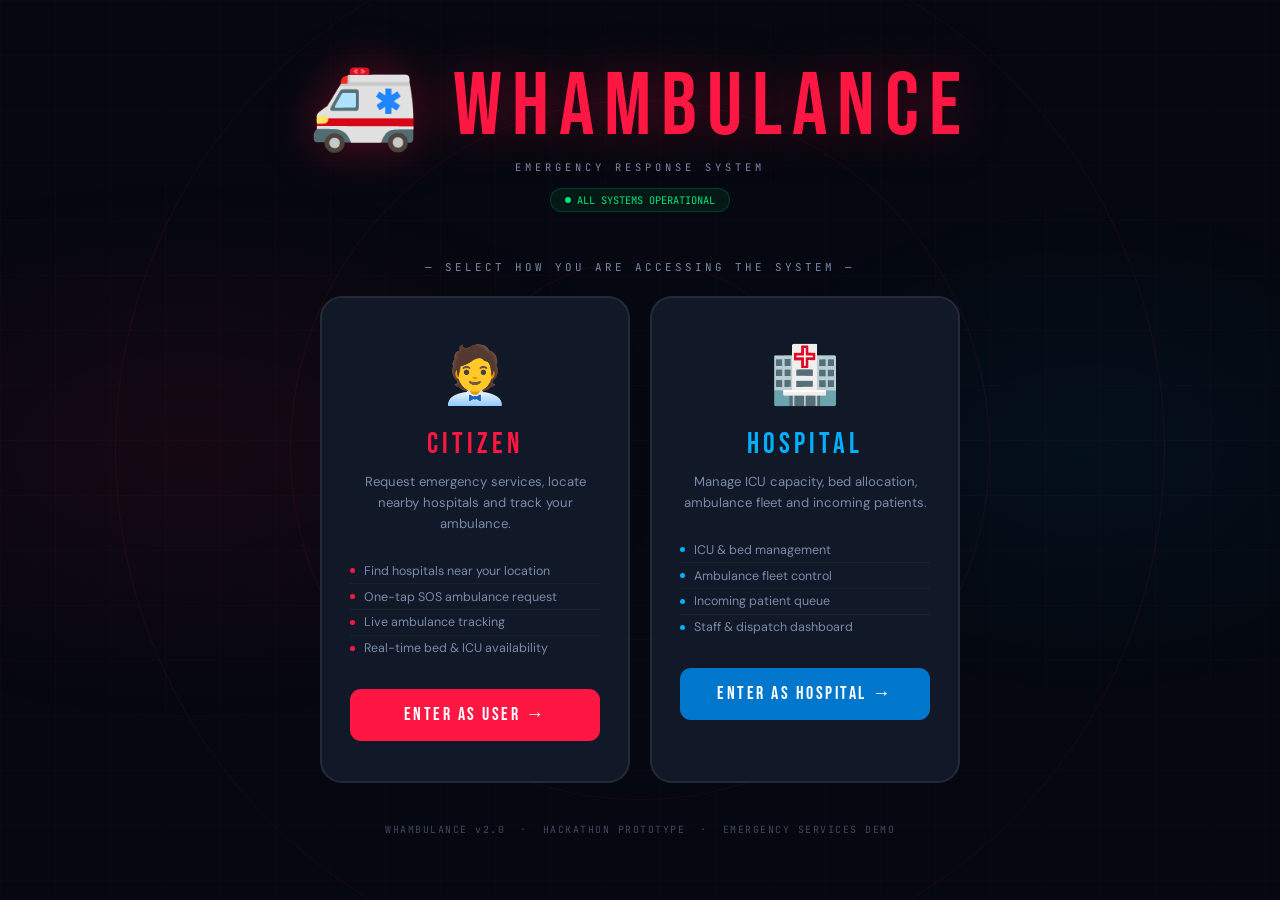
<file: Hackathon/Frontend/emergency-response/index.html>
<!DOCTYPE html>
<html lang="en">
<head>
  <meta charset="UTF-8" />
  <meta name="viewport" content="width=device-width, initial-scale=1.0"/>
  <title>WHAMBULANCE — Emergency Response System</title>
  <link rel="preconnect" href="https://fonts.googleapis.com">
  <link href="https://fonts.googleapis.com/css2?family=Bebas+Neue&family=DM+Sans:wght@300;400;500;600&family=JetBrains+Mono:wght@400;700&display=swap" rel="stylesheet">
  <link rel="stylesheet" href="css/main.css">
  <link rel="stylesheet" href="css/index.css">
</head>
<body>
  <!-- NAV -->
  <nav class="nav">
    <div class="nav-logo">🚑 WHAMBULANCE</div>
    <div class="nav-links">
      <a href="index.html" class="nav-link active">Emergency</a>
      <a href="pages/track.html" class="nav-link">Track</a>
      <a href="pages/hospital.html" class="nav-link">Hospitals</a>
      <a href="pages/admin.html" class="nav-link">Admin</a>
      <a href="pages/hospital-dashboard.html" class="nav-link">Dashboard</a>
    </div>
    <div class="nav-status">
      <span class="status-dot pulse"></span>
      <span class="mono">SYSTEM LIVE</span>
    </div>
  </nav>

  <!-- HERO -->
  <section class="hero">
    <div class="hero-bg">
      <div class="grid-overlay"></div>
      <div class="radar-ring r1"></div>
      <div class="radar-ring r2"></div>
      <div class="radar-ring r3"></div>
    </div>
    <div class="hero-content">
      <div class="hero-badge mono">EMERGENCY RESPONSE SYSTEM v2.0</div>
      <h1 class="hero-title">EVERY<br><span class="accent">SECOND</span><br>COUNTS</h1>
      <p class="hero-sub">AI-powered dispatch & route optimization.<br>Get an ambulance to you — fast.</p>
      <button class="sos-btn" onclick="openSOSModal()">
        <span class="sos-icon">🚨</span>
        REQUEST EMERGENCY NOW
      </button>
    </div>
    <div class="hero-stats">
      <div class="stat-card">
        <div class="stat-num" data-target="142">0</div>
        <div class="stat-label">Active Units</div>
      </div>
      <div class="stat-card">
        <div class="stat-num" data-target="6">0</div>
        <div class="stat-label">Avg Response (min)</div>
      </div>
      <div class="stat-card">
        <div class="stat-num" data-target="98">0</div>
        <div class="stat-label">Success Rate %</div>
      </div>
      <div class="stat-card">
        <div class="stat-num" data-target="24">0</div>
        <div class="stat-label">Hospitals Live</div>
      </div>
    </div>
  </section>

  <!-- LIVE FEED -->
  <section class="live-section">
    <div class="section-header">
      <h2>LIVE DISPATCH FEED</h2>
      <span class="mono blink-text">● REAL-TIME</span>
    </div>
    <div class="dispatch-feed" id="dispatchFeed"></div>
  </section>

  <!-- QUICK INFO -->
  <section class="info-section">
    <div class="info-card">
      <div class="info-icon">🏥</div>
      <h3>Hospital Network</h3>
      <p>Connected to 24 hospitals across the city with real-time bed & ICU availability.</p>
      <a href="pages/hospital.html" class="info-link">View Hospitals →</a>
    </div>
    <div class="info-card">
      <div class="info-icon">🚑</div>
      <h3>Fleet Tracking</h3>
      <p>142 ambulances tracked in real-time with GPS, ETA predictions, and route optimization.</p>
      <a href="pages/track.html" class="info-link">Track Units →</a>
    </div>
    <div class="info-card">
      <div class="info-icon">📊</div>
      <h3>Admin Control</h3>
      <p>Dispatch operators manage requests, assign units, and monitor city-wide operations.</p>
      <a href="pages/admin.html" class="info-link">Open Admin →</a>
    </div>
  </section>

  <!-- SOS MODAL -->
  <div class="modal-overlay" id="sosModal">
    <div class="modal">
      <div class="modal-header">
        <span class="modal-badge">🚨 EMERGENCY REQUEST</span>
        <button class="modal-close" onclick="closeSOSModal()">✕</button>
      </div>
      <form class="sos-form" onsubmit="submitSOS(event)">
        <div class="form-group">
          <label>Emergency Type</label>
          <div class="emergency-types">
            <button type="button" class="type-btn active" data-type="medical">🫀 Medical</button>
            <button type="button" class="type-btn" data-type="accident">🚗 Accident</button>
            <button type="button" class="type-btn" data-type="cardiac">❤️ Cardiac</button>
            <button type="button" class="type-btn" data-type="trauma">🩸 Trauma</button>
          </div>
        </div>
        <div class="form-group">
          <label>Your Name</label>
          <input type="text" placeholder="Full name" required class="form-input"/>
        </div>
        <div class="form-group">
          <label>Phone Number</label>
          <input type="tel" placeholder="+91 XXXXX XXXXX" required class="form-input"/>
        </div>
        <div class="form-group">
          <label>Location</label>
          <div class="location-row">
            <input type="text" placeholder="Enter address or use GPS" class="form-input" id="locationInput"/>
            <button type="button" class="gps-btn" onclick="getLocation()">📍 GPS</button>
          </div>
        </div>
        <div class="form-group">
          <label>Brief Description</label>
          <textarea class="form-input" rows="3" placeholder="Describe the emergency briefly..."></textarea>
        </div>
        <div class="form-group">
          <label>Number of People Affected</label>
          <select class="form-input">
            <option>1 person</option>
            <option>2-3 people</option>
            <option>4+ people</option>
          </select>
        </div>
        <button type="submit" class="submit-sos-btn">
          DISPATCH AMBULANCE NOW
        </button>
      </form>
    </div>
  </div>

  <!-- CONFIRMATION -->
  <div class="modal-overlay" id="confirmModal" style="display:none">
    <div class="modal confirm-modal">
      <div class="confirm-icon">✅</div>
      <h2>REQUEST RECEIVED</h2>
      <p>Emergency #<span class="mono accent" id="reqId">EM-2847</span> created</p>
      <div class="confirm-details">
        <div class="confirm-row">
          <span>Nearest Ambulance</span>
          <span class="mono">AMB-047</span>
        </div>
        <div class="confirm-row">
          <span>Estimated Arrival</span>
          <span class="mono accent">4 min 30 sec</span>
        </div>
        <div class="confirm-row">
          <span>Assigned Hospital</span>
          <span class="mono">City General ICU</span>
        </div>
        <div class="confirm-row">
          <span>Dispatcher</span>
          <span class="mono">Operator #12</span>
        </div>
      </div>
      <a href="pages/track.html" class="submit-sos-btn" style="display:block;text-align:center;text-decoration:none;margin-top:1rem">
        TRACK YOUR AMBULANCE →
      </a>
    </div>
  </div>

  <script src="js/main.js"></script>
  <script src="js/index.js"></script>
</body>
</html>
</file>
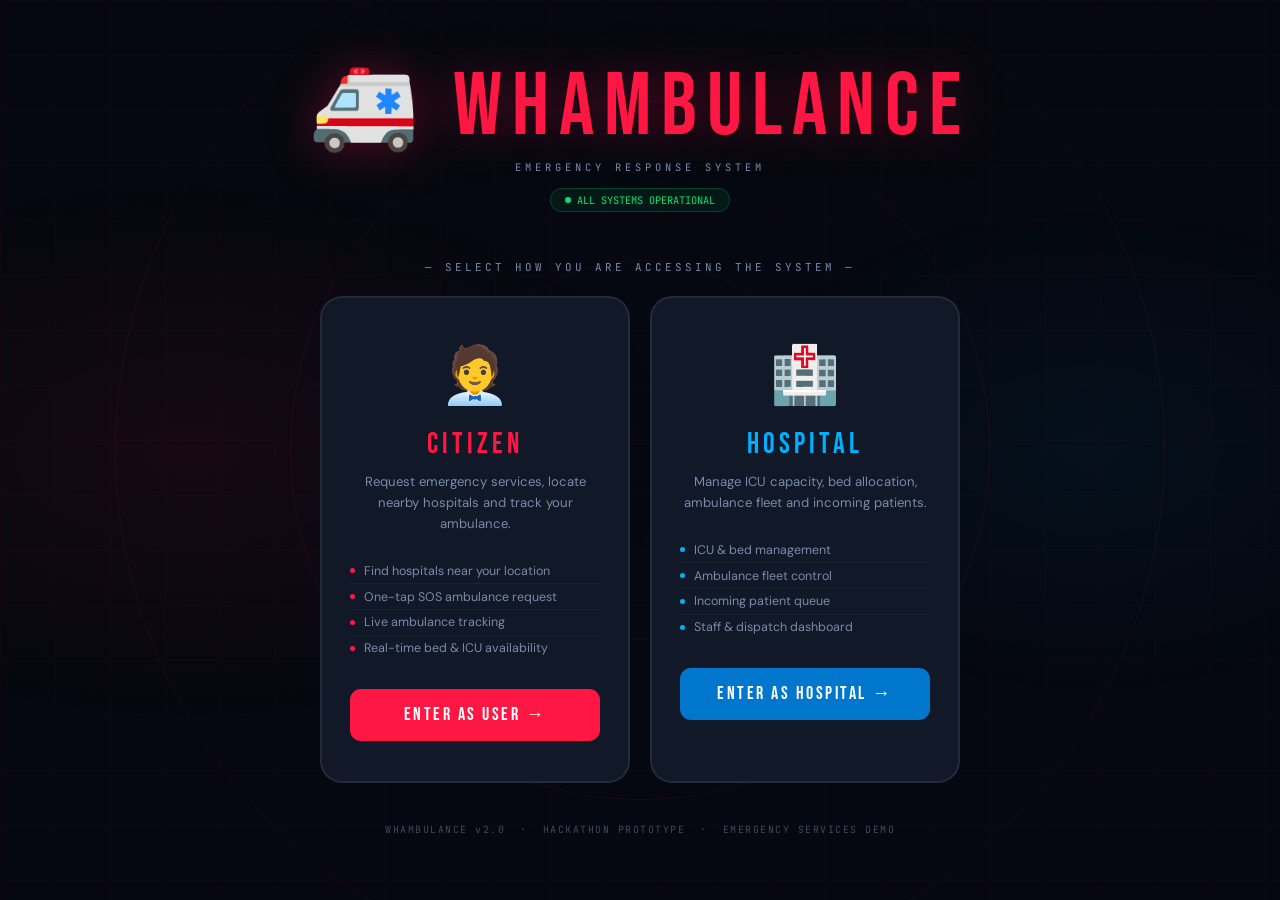
<file: Hackathon/Frontend/emergency-response/login.html>
<!DOCTYPE html>
<html lang="en">
<head>
  <meta charset="UTF-8"/>
  <meta name="viewport" content="width=device-width, initial-scale=1.0"/>
  <title>WHAMBULANCE — Emergency Response System</title>
  <link rel="preconnect" href="https://fonts.googleapis.com">
  <link href="https://fonts.googleapis.com/css2?family=Bebas+Neue&family=DM+Sans:wght@300;400;500;600&family=JetBrains+Mono:wght@400;700&display=swap" rel="stylesheet">
  <style>
    :root {
      --red: #FF1744; --red-dim: #c41234; --red-glow: rgba(255,23,68,0.22);
      --green: #00E676; --blue: #00B0FF; --yellow: #FFD600;
      --bg: #050810; --bg2: #0a0f1e; --bg3: #0f1628;
      --card: #111827; --border: rgba(255,255,255,0.08);
      --text: #f0f4ff; --text-dim: #7a8aaa;
      --font-display: 'Bebas Neue', sans-serif;
      --font-body: 'DM Sans', sans-serif;
      --font-mono: 'JetBrains Mono', monospace;
    }
    *, *::before, *::after { box-sizing: border-box; margin: 0; padding: 0; }
    html, body { min-height: 100%; background: var(--bg); color: var(--text); font-family: var(--font-body); overflow-x: hidden; }

    .bg-fx { position: fixed; inset: 0; z-index: 0; pointer-events: none; background: radial-gradient(ellipse 70% 55% at 15% 50%, rgba(255,23,68,0.07) 0%, transparent 55%), radial-gradient(ellipse 55% 50% at 85% 50%, rgba(0,176,255,0.05) 0%, transparent 55%); }
    .grid-bg { position: fixed; inset: 0; z-index: 0; pointer-events: none; background-image: linear-gradient(rgba(255,23,68,0.03) 1px, transparent 1px), linear-gradient(90deg, rgba(255,23,68,0.03) 1px, transparent 1px); background-size: 55px 55px; }
    .radar-ring { position: fixed; border-radius: 50%; border: 1px solid rgba(255,23,68,0.09); top: 50%; left: 50%; transform: translate(-50%,-50%); animation: rp 5s ease-out infinite; pointer-events: none; }
    .r1 { width: 380px; height: 380px; animation-delay: 0s; }
    .r2 { width: 700px; height: 700px; animation-delay: 1.7s; }
    .r3 { width: 1050px; height: 1050px; animation-delay: 3.4s; }
    @keyframes rp { 0%{opacity:.55;transform:translate(-50%,-50%) scale(.88)} 100%{opacity:0;transform:translate(-50%,-50%) scale(1.12)} }

    .page { position: relative; z-index: 10; min-height: 100vh; display: flex; flex-direction: column; align-items: center; justify-content: center; padding: 2.5rem 1rem; }

    .logo-block { text-align: center; margin-bottom: 3rem; }
    .logo-text { font-family: var(--font-display); font-size: clamp(3rem, 9vw, 5.5rem); letter-spacing: 10px; color: var(--red); text-shadow: 0 0 50px rgba(255,23,68,0.35); display: block; line-height: 1; }
    .logo-sub { font-family: var(--font-mono); font-size: 0.65rem; letter-spacing: 4px; color: var(--text-dim); margin-top: 0.5rem; display: block; }
    .live-pill { display: inline-flex; align-items: center; gap: 6px; margin-top: 0.85rem; padding: 4px 14px; background: rgba(0,230,118,0.07); border: 1px solid rgba(0,230,118,0.2); border-radius: 20px; font-family: var(--font-mono); font-size: 0.65rem; color: var(--green); }
    .live-dot { width: 6px; height: 6px; border-radius: 50%; background: var(--green); animation: blink 1.3s step-end infinite; }
    @keyframes blink { 0%,100%{opacity:1} 50%{opacity:.15} }

    .role-heading { font-family: var(--font-mono); font-size: 0.68rem; letter-spacing: 3px; color: var(--text-dim); text-align: center; text-transform: uppercase; margin-bottom: 1.4rem; }

    .role-grid { display: grid; grid-template-columns: 1fr 1fr; gap: 1.25rem; width: 100%; max-width: 640px; }

    .role-card {
      position: relative; cursor: pointer;
      background: var(--card); border-radius: 22px;
      border: 2px solid var(--border);
      padding: 2.5rem 1.75rem; text-align: center; overflow: hidden;
      transition: transform 0.3s cubic-bezier(.2,.8,.3,1), border-color 0.3s, box-shadow 0.3s;
      animation: fadeUp .55s ease both;
    }
    .role-card:nth-child(1) { animation-delay: 0.08s; }
    .role-card:nth-child(2) { animation-delay: 0.2s; }
    @keyframes fadeUp { from{opacity:0;transform:translateY(28px)} to{opacity:1;transform:translateY(0)} }
    .role-card::before { content:''; position:absolute; inset:0; opacity:0; transition:opacity 0.35s; border-radius:20px; }
    .role-card.user-card::before { background: radial-gradient(ellipse at 50% 110%, rgba(255,23,68,0.15) 0%, transparent 60%); }
    .role-card.hosp-card::before { background: radial-gradient(ellipse at 50% 110%, rgba(0,176,255,0.13) 0%, transparent 60%); }
    .role-card:hover { transform: translateY(-8px); }
    .role-card.user-card:hover { border-color: rgba(255,23,68,0.5); box-shadow: 0 20px 50px rgba(255,23,68,0.13); }
    .role-card.hosp-card:hover { border-color: rgba(0,176,255,0.5); box-shadow: 0 20px 50px rgba(0,176,255,0.11); }
    .role-card:hover::before { opacity: 1; }

    .card-icon { font-size: 3.5rem; display: block; margin-bottom: 1rem; position: relative; z-index: 1; }
    .card-title { font-family: var(--font-display); font-size: 1.8rem; letter-spacing: 4px; display: block; margin-bottom: 0.55rem; position: relative; z-index: 1; }
    .user-card .card-title { color: var(--red); }
    .hosp-card .card-title { color: var(--blue); }
    .card-desc { font-size: 0.82rem; color: var(--text-dim); line-height: 1.6; margin-bottom: 1.5rem; position: relative; z-index: 1; }
    .card-features { list-style: none; text-align: left; margin-bottom: 1.75rem; position: relative; z-index: 1; }
    .card-features li { font-size: 0.78rem; color: var(--text-dim); padding: 0.28rem 0; display: flex; align-items: center; gap: 0.55rem; border-bottom: 1px solid rgba(255,255,255,0.04); }
    .card-features li:last-child { border: none; }
    .card-features li span.dot { width: 5px; height: 5px; border-radius: 50%; flex-shrink: 0; }
    .user-card .card-features li span.dot { background: var(--red); }
    .hosp-card .card-features li span.dot { background: var(--blue); }

    .enter-btn {
      display: block; width: 100%; padding: 0.9rem;
      border: none; border-radius: 11px; overflow: hidden; position: relative; z-index: 1;
      font-family: var(--font-display); font-size: 1.15rem; letter-spacing: 2.5px;
      cursor: pointer; transition: all 0.2s;
    }
    .user-card .enter-btn { background: var(--red); color: #fff; }
    .user-card .enter-btn:hover { background: var(--red-dim); box-shadow: 0 8px 24px rgba(255,23,68,0.45); transform: translateY(-1px); }
    .hosp-card .enter-btn { background: #0077cc; color: #fff; }
    .hosp-card .enter-btn:hover { background: #005fa3; box-shadow: 0 8px 24px rgba(0,176,255,0.35); transform: translateY(-1px); }

    .page-footer { margin-top: 2.5rem; font-family: var(--font-mono); font-size: 0.62rem; color: rgba(122,138,170,0.5); letter-spacing: 1.5px; text-align: center; }

    @media (max-width: 540px) {
      .role-grid { grid-template-columns: 1fr; max-width: 340px; }
    }
  </style>
</head>
<body>
  <div class="bg-fx"></div>
  <div class="grid-bg"></div>
  <div class="radar-ring r1"></div>
  <div class="radar-ring r2"></div>
  <div class="radar-ring r3"></div>

  <div class="page">
    <div class="logo-block">
      <span class="logo-text">🚑 WHAMBULANCE</span>
      <span class="logo-sub">EMERGENCY RESPONSE SYSTEM</span>
      <div class="live-pill"><div class="live-dot"></div>ALL SYSTEMS OPERATIONAL</div>
    </div>

    <p class="role-heading">— Select how you are accessing the system —</p>

    <div class="role-grid">
      <div class="role-card user-card" onclick="enterAs('user')">
        <span class="card-icon">🧑‍💼</span>
        <span class="card-title">CITIZEN</span>
        <p class="card-desc">Request emergency services, locate nearby hospitals and track your ambulance.</p>
        <ul class="card-features">
          <li><span class="dot"></span>Find hospitals near your location</li>
          <li><span class="dot"></span>One-tap SOS ambulance request</li>
          <li><span class="dot"></span>Live ambulance tracking</li>
          <li><span class="dot"></span>Real-time bed &amp; ICU availability</li>
        </ul>
        <button class="enter-btn">ENTER AS USER →</button>
      </div>

      <div class="role-card hosp-card" onclick="enterAs('hospital')">
        <span class="card-icon">🏥</span>
        <span class="card-title">HOSPITAL</span>
        <p class="card-desc">Manage ICU capacity, bed allocation, ambulance fleet and incoming patients.</p>
        <ul class="card-features">
          <li><span class="dot"></span>ICU &amp; bed management</li>
          <li><span class="dot"></span>Ambulance fleet control</li>
          <li><span class="dot"></span>Incoming patient queue</li>
          <li><span class="dot"></span>Staff &amp; dispatch dashboard</li>
        </ul>
        <button class="enter-btn">ENTER AS HOSPITAL →</button>
      </div>
    </div>

    <p class="page-footer">WHAMBULANCE v2.0 &nbsp;·&nbsp; HACKATHON PROTOTYPE &nbsp;·&nbsp; EMERGENCY SERVICES DEMO</p>
  </div>

  <script>
    function enterAs(role) {
      sessionStorage.setItem('rapidRole', role);
      sessionStorage.setItem('rapidLoggedIn', 'true');
      window.location.href = role === 'hospital'
        ? 'pages/hospital-onboard.html'
        : 'pages/user-location.html';
    }
  </script>
</body>
</html>
</file>
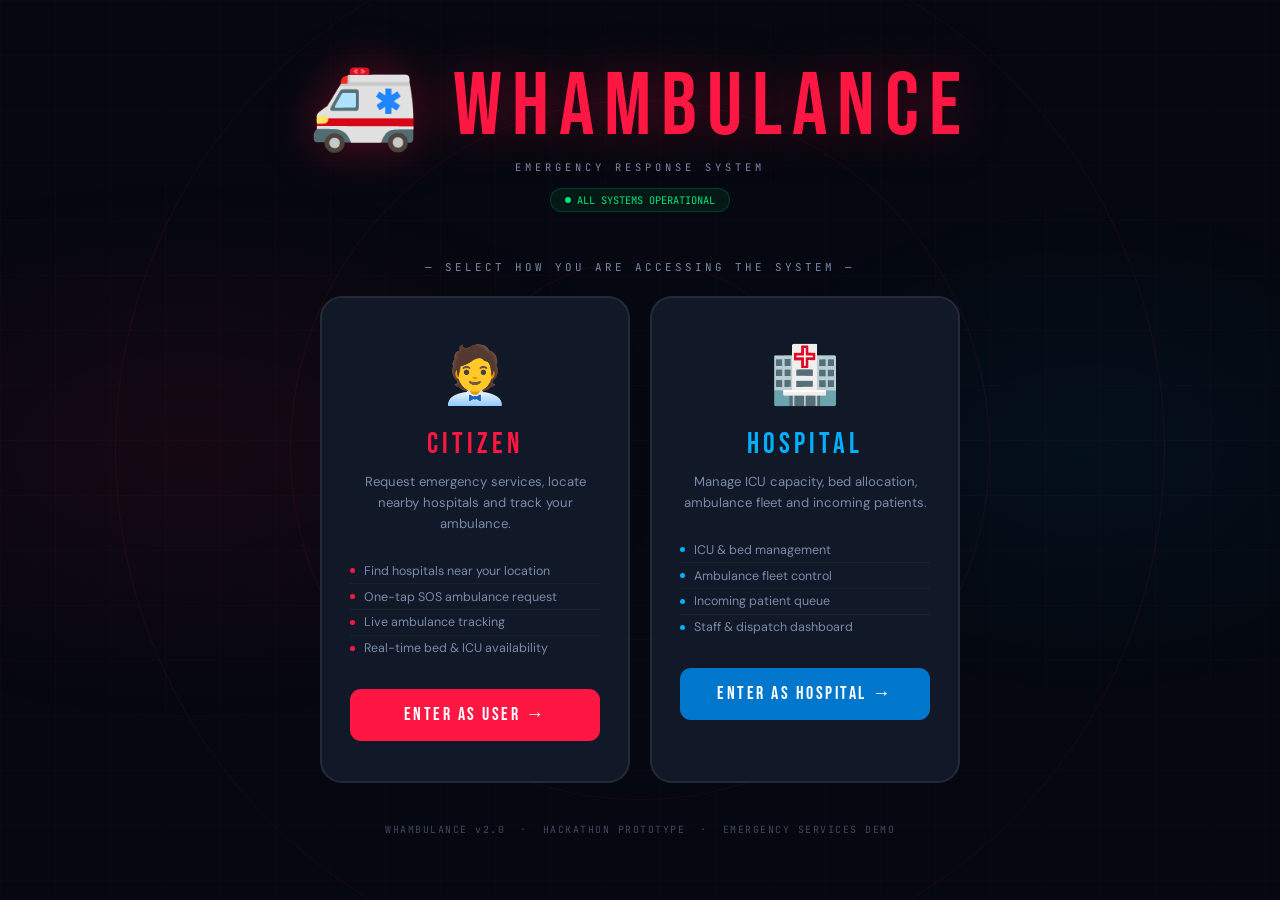
<file: Hackathon/Frontend/emergency-response/pages/admin.html>
<!DOCTYPE html>
<html lang="en">
<head>
  <meta charset="UTF-8"/>
  <meta name="viewport" content="width=device-width, initial-scale=1.0"/>
  <title>WHAMBULANCE — Admin Control</title>
  <link rel="preconnect" href="https://fonts.googleapis.com">
  <link href="https://fonts.googleapis.com/css2?family=Bebas+Neue&family=DM+Sans:wght@300;400;500;600&family=JetBrains+Mono:wght@400;700&display=swap" rel="stylesheet">
  <link rel="stylesheet" href="../css/main.css">
  <style>
    .admin-layout {
      display: grid;
      grid-template-columns: 1fr 360px;
      gap: 1.5rem;
      padding: 1.5rem 2rem;
    }

    /* REQUESTS TABLE */
    .req-toolbar {
      display: flex; gap: 0.75rem; align-items: center; margin-bottom: 1rem; flex-wrap: wrap;
    }
    .req-toolbar input {
      flex: 1; min-width: 180px;
      background: var(--bg2);
      border: 1px solid var(--border);
      border-radius: 8px;
      padding: 0.55rem 0.9rem;
      color: var(--text);
      font-family: var(--font-body);
      outline: none; font-size: 0.88rem;
    }
    .req-toolbar input:focus { border-color: var(--red); }

    .table-wrap {
      background: var(--card);
      border: 1px solid var(--border);
      border-radius: 12px;
      overflow: hidden;
    }

    .req-row-new { animation: flashRow 1s ease; }
    @keyframes flashRow {
      0%, 100% { background: transparent; }
      50% { background: rgba(255,23,68,0.08); }
    }

    .action-btns { display: flex; gap: 0.4rem; }

    /* SIDE PANEL */
    .side-panel { display: flex; flex-direction: column; gap: 1rem; }

    .panel-card {
      background: var(--card);
      border: 1px solid var(--border);
      border-radius: 12px;
      padding: 1.1rem;
    }
    .panel-card h3 {
      font-family: var(--font-display);
      font-size: 1rem;
      letter-spacing: 1.5px;
      margin-bottom: 0.9rem;
      color: var(--text-dim);
    }

    /* DISPATCH FORM */
    .dispatch-form { display: flex; flex-direction: column; gap: 0.65rem; }
    .dispatch-form select, .dispatch-form input {
      background: var(--bg2);
      border: 1px solid var(--border);
      border-radius: 8px;
      padding: 0.6rem 0.8rem;
      color: var(--text);
      font-family: var(--font-body);
      font-size: 0.85rem;
      outline: none;
    }
    .dispatch-form select:focus, .dispatch-form input:focus { border-color: var(--red); }
    .dispatch-btn {
      padding: 0.75rem;
      background: var(--red);
      border: none;
      border-radius: 8px;
      color: #fff;
      font-family: var(--font-display);
      font-size: 1rem;
      letter-spacing: 1.5px;
      cursor: pointer;
      transition: background 0.2s;
    }
    .dispatch-btn:hover { background: var(--red-dim); }

    /* ACTIVITY LOG */
    .activity-log { max-height: 220px; overflow-y: auto; display: flex; flex-direction: column; gap: 0.4rem; }
    .log-entry {
      display: flex; gap: 0.75rem; align-items: flex-start;
      padding: 0.5rem;
      border-radius: 6px;
      font-size: 0.78rem;
      background: var(--bg2);
    }
    .log-time { font-family: var(--font-mono); color: var(--text-dim); min-width: 45px; font-size: 0.7rem; }
    .log-msg { color: var(--text); line-height: 1.4; }

    /* STATS ROW */
    .admin-stats {
      display: grid;
      grid-template-columns: repeat(5, 1fr);
      gap: 1rem;
      padding: 1rem 2rem;
      border-bottom: 1px solid var(--border);
    }
    .admin-stat {
      text-align: center;
    }
    .admin-stat-val {
      font-family: var(--font-display);
      font-size: 1.8rem;
    }
    .admin-stat-label { font-size: 0.72rem; color: var(--text-dim); text-transform: uppercase; letter-spacing: 0.5px; }

    /* OPERATOR STATUS */
    .operator-list { display: flex; flex-direction: column; gap: 0.5rem; }
    .operator-item {
      display: flex; justify-content: space-between; align-items: center;
      font-size: 0.82rem;
      padding: 0.4rem 0.2rem;
      border-bottom: 1px solid var(--border);
    }
    .operator-item:last-child { border: none; }
    .op-name { font-weight: 500; }
    .op-meta { color: var(--text-dim); font-size: 0.75rem; }
  </style>
</head>
<body>
  <nav class="nav">
    <div class="nav-logo">🚑 WHAMBULANCE</div>
    <div class="nav-links">
      <a href="../index.html" class="nav-link">Emergency</a>
      <a href="track.html" class="nav-link">Track</a>
      <a href="hospital.html" class="nav-link">Hospitals</a>
      <a href="admin.html" class="nav-link active">Admin</a>
      <a href="hospital-dashboard.html" class="nav-link">Dashboard</a>
    </div>
    <div class="nav-status">
      <span class="status-dot pulse"></span>
      <span class="mono" id="liveClock">00:00:00</span>
    </div>
  </nav>

  <div class="page-wrapper">
    <!-- ADMIN STATS BAR -->
    <div class="admin-stats">
      <div class="admin-stat">
        <div class="admin-stat-val accent" id="sTotal">0</div>
        <div class="admin-stat-label">Total Today</div>
      </div>
      <div class="admin-stat">
        <div class="admin-stat-val accent" id="sPending">0</div>
        <div class="admin-stat-label">Pending</div>
      </div>
      <div class="admin-stat">
        <div class="admin-stat-val blue" id="sEnRoute">0</div>
        <div class="admin-stat-label">En Route</div>
      </div>
      <div class="admin-stat">
        <div class="admin-stat-val green" id="sResolved">0</div>
        <div class="admin-stat-label">Resolved</div>
      </div>
      <div class="admin-stat">
        <div class="admin-stat-val yellow">6.2</div>
        <div class="admin-stat-label">Avg ETA (min)</div>
      </div>
    </div>

    <div class="admin-layout">
      <!-- MAIN -->
      <div>
        <div class="req-toolbar">
          <h2 style="font-family:var(--font-display);font-size:1.4rem;letter-spacing:2px">EMERGENCY REQUESTS</h2>
          <input type="text" placeholder="Search by ID, location, type..." oninput="filterReqs(this.value)"/>
          <select style="background:var(--bg2);border:1px solid var(--border);border-radius:8px;padding:0.55rem 0.8rem;color:var(--text);outline:none;" onchange="filterByStatus(this.value)">
            <option value="all">All Status</option>
            <option value="PENDING">Pending</option>
            <option value="EN ROUTE">En Route</option>
            <option value="RESOLVED">Resolved</option>
          </select>
          <button class="btn btn-primary" onclick="addMockRequest()">+ Simulate Request</button>
        </div>
        <div class="table-wrap">
          <table class="data-table" id="reqTable">
            <thead>
              <tr>
                <th>ID</th><th>Time</th><th>Type</th><th>Location</th>
                <th>Ambulance</th><th>Hospital</th><th>ETA</th><th>Status</th><th>Action</th>
              </tr>
            </thead>
            <tbody id="reqBody"></tbody>
          </table>
        </div>
      </div>

      <!-- SIDE PANEL -->
      <div class="side-panel">
        <!-- DISPATCH -->
        <div class="panel-card">
          <h3>MANUAL DISPATCH</h3>
          <div class="dispatch-form">
            <input type="text" placeholder="Emergency ID or address"/>
            <select>
              <option>🫀 Cardiac Arrest</option>
              <option>🚗 Road Accident</option>
              <option>🩸 Trauma</option>
              <option>😮‍💨 Respiratory</option>
              <option>🤰 Obstetric</option>
            </select>
            <select>
              <option>AMB-047 — Nearest (0.8km)</option>
              <option>AMB-023 — ALS (1.2km)</option>
              <option>AMB-062 — ALS (2.1km)</option>
              <option>AMB-055 — BLS (2.4km)</option>
            </select>
            <select>
              <option>AIIMS Delhi — ICU Avail (2.3km)</option>
              <option>Apollo Hospital (5.7km)</option>
              <option>Fortis Hospital (8.4km)</option>
            </select>
            <button class="dispatch-btn" onclick="manualDispatch()">⚡ DISPATCH NOW</button>
          </div>
        </div>

        <!-- OPERATORS -->
        <div class="panel-card">
          <h3>ACTIVE OPERATORS</h3>
          <div class="operator-list">
            <div class="operator-item">
              <div><div class="op-name">Operator #12 — Sanjay</div><div class="op-meta">8 dispatches today</div></div>
              <span class="badge badge-green">ONLINE</span>
            </div>
            <div class="operator-item">
              <div><div class="op-name">Operator #07 — Priya</div><div class="op-meta">5 dispatches today</div></div>
              <span class="badge badge-green">ONLINE</span>
            </div>
            <div class="operator-item">
              <div><div class="op-name">Operator #03 — Rahul</div><div class="op-meta">On break</div></div>
              <span class="badge badge-yellow">BREAK</span>
            </div>
            <div class="operator-item">
              <div><div class="op-name">Operator #15 — Meena</div><div class="op-meta">3 dispatches today</div></div>
              <span class="badge badge-green">ONLINE</span>
            </div>
          </div>
        </div>

        <!-- ACTIVITY LOG -->
        <div class="panel-card">
          <h3>ACTIVITY LOG</h3>
          <div class="activity-log" id="activityLog"></div>
        </div>
      </div>
    </div>
  </div>

  <script src="../js/main.js"></script>
  <script>
    const TYPES = ['🫀 Cardiac Arrest','🚗 Road Accident','🩸 Trauma','😮‍💨 Respiratory','🤕 Head Injury','🔥 Burns','🤰 Obstetric','💊 Overdose'];
    const LOCATIONS = ['Connaught Place','Karol Bagh','Lajpat Nagar','Dwarka Sec 12','Rohini Sec 9','Saket','Janakpuri','Nehru Place','Vasant Kunj','Pitampura'];
    const AMBS = ['AMB-023','AMB-041','AMB-047','AMB-055','AMB-062','AMB-077','AMB-088'];
    const HOSPS = ['AIIMS Delhi','Safdarjung','Apollo','Max Hosp','Fortis','BLK Max'];
    const STATUSES_LIST = ['PENDING','EN ROUTE','RESOLVED'];

    let requests = [];
    let reqIdCounter = 2840;

    function makeRequest(override = {}) {
      return {
        id: 'EM-' + (++reqIdCounter),
        time: new Date(),
        type: pick(TYPES),
        location: pick(LOCATIONS) + ', Delhi',
        amb: pick(AMBS),
        hosp: pick(HOSPS),
        eta: rand(2,12) + ' min',
        status: pick(STATUSES_LIST),
        ...override
      };
    }

    function seedRequests() {
      for (let i = 0; i < 12; i++) {
        const t = new Date(Date.now() - rand(0, 3600000));
        requests.unshift(makeRequest({ time: t }));
      }
    }

    function statusBadge(s) {
      const map = { 'PENDING': 'badge-red', 'EN ROUTE': 'badge-blue', 'RESOLVED': 'badge-green' };
      return `<span class="badge ${map[s]}">${s}</span>`;
    }

    function renderTable(data) {
      const body = document.getElementById('reqBody');
      body.innerHTML = data.map(r => `
        <tr class="${r._new ? 'req-row-new' : ''}">
          <td class="mono accent">${r.id}</td>
          <td class="mono" style="font-size:0.75rem;color:var(--text-dim)">${formatTime(r.time)}</td>
          <td style="font-size:0.82rem">${r.type}</td>
          <td style="font-size:0.82rem;color:var(--text-dim)">${r.location}</td>
          <td class="mono blue">${r.amb}</td>
          <td style="font-size:0.78rem">${r.hosp}</td>
          <td class="mono">${r.status === 'RESOLVED' ? '—' : r.eta}</td>
          <td>${statusBadge(r.status)}</td>
          <td>
            <div class="action-btns">
              ${r.status === 'PENDING' ? `<button class="btn btn-primary btn-sm" onclick="dispatchReq('${r.id}')">Dispatch</button>` : ''}
              ${r.status !== 'RESOLVED' ? `<button class="btn btn-outline btn-sm" onclick="resolveReq('${r.id}')">Resolve</button>` : ''}
              <button class="btn btn-outline btn-sm" onclick="viewReq('${r.id}')">View</button>
            </div>
          </td>
        </tr>`).join('');
    }

    function updateStats() {
      document.getElementById('sTotal').textContent = requests.length;
      document.getElementById('sPending').textContent = requests.filter(r => r.status === 'PENDING').length;
      document.getElementById('sEnRoute').textContent = requests.filter(r => r.status === 'EN ROUTE').length;
      document.getElementById('sResolved').textContent = requests.filter(r => r.status === 'RESOLVED').length;
    }

    function renderAll() { renderTable(requests); updateStats(); }

    function filterReqs(v) {
      const f = requests.filter(r => r.id.includes(v) || r.location.toLowerCase().includes(v.toLowerCase()) || r.type.toLowerCase().includes(v.toLowerCase()));
      renderTable(f);
    }

    function filterByStatus(s) {
      const f = s === 'all' ? requests : requests.filter(r => r.status === s);
      renderTable(f);
    }

    function dispatchReq(id) {
      const r = requests.find(r => r.id === id);
      if (r) { r.status = 'EN ROUTE'; renderAll(); addLog(`Dispatched ${r.amb} to ${r.id}`); showToast(`${r.id} dispatched!`, 'success'); }
    }
    function resolveReq(id) {
      const r = requests.find(r => r.id === id);
      if (r) { r.status = 'RESOLVED'; renderAll(); addLog(`Resolved ${r.id}`); showToast(`${r.id} marked resolved`, 'info'); }
    }
    function viewReq(id) { showToast(`Viewing ${id}`, 'info'); }

    function addMockRequest() {
      const r = makeRequest({ status: 'PENDING', time: new Date(), _new: true });
      requests.unshift(r);
      setTimeout(() => { r._new = false; }, 1000);
      renderAll();
      addLog(`New request ${r.id} from ${r.location}`);
      showToast(`New emergency: ${r.id}`, 'error');
    }

    function manualDispatch() {
      addLog(`Manual dispatch issued by Operator #12`);
      showToast('Ambulance dispatched manually!', 'success');
    }

    const logMessages = [
      'System health check passed',
      'AMB-047 GPS signal strong',
      'Route recalculated — traffic on NH-8',
      'Hospital capacity updated — AIIMS',
      'AMB-023 arrived at destination',
      'New shift started — Operator #07',
    ];

    function addLog(msg) {
      const log = document.getElementById('activityLog');
      const entry = document.createElement('div');
      entry.className = 'log-entry';
      entry.innerHTML = `<span class="log-time">${formatTime(new Date())}</span><span class="log-msg">${msg}</span>`;
      log.insertBefore(entry, log.firstChild);
      if (log.children.length > 20) log.lastChild.remove();
    }

    // Auto-seed log
    logMessages.forEach((m, i) => setTimeout(() => addLog(m), i * 300));
    setInterval(() => { if (Math.random() > 0.6) addMockRequest(); }, 8000);

    seedRequests();
    renderAll();
  </script>
</body>
</html>
</file>
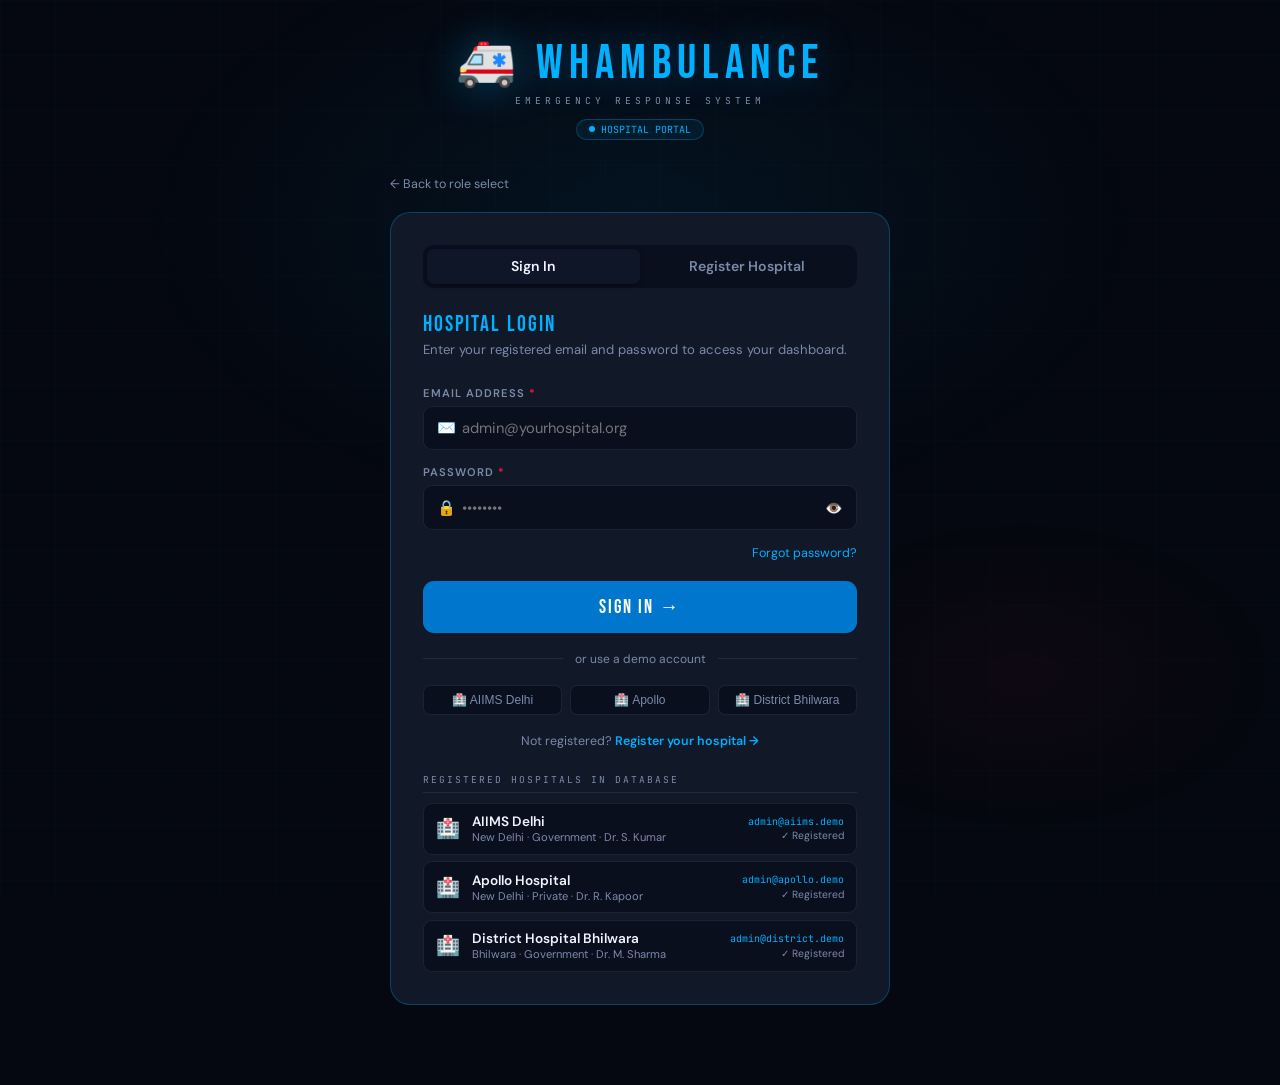
<file: Hackathon/Frontend/emergency-response/pages/hospital-dashboard.html>
<!DOCTYPE html>
<html lang="en">
<head>
  <meta charset="UTF-8"/>
  <meta name="viewport" content="width=device-width, initial-scale=1.0"/>
  <title>WHAMBULANCE — Hospital Dashboard</title>
  <link rel="preconnect" href="https://fonts.googleapis.com">
  <link href="https://fonts.googleapis.com/css2?family=Bebas+Neue&family=DM+Sans:wght@300;400;500;600&family=JetBrains+Mono:wght@400;700&display=swap" rel="stylesheet">
  <style>
    :root {
      --red:#FF1744;--red-dim:#c41234;--red-glow:rgba(255,23,68,.22);
      --green:#00E676;--blue:#00B0FF;--yellow:#FFD600;--orange:#FF6D00;
      --bg:#050810;--bg2:#0a0f1e;--bg3:#0f1628;
      --card:#111827;--card2:#1a2235;
      --border:rgba(255,255,255,.08);--border-red:rgba(255,23,68,.3);
      --text:#f0f4ff;--text-dim:#7a8aaa;
      --font-display:'Bebas Neue',sans-serif;
      --font-body:'DM Sans',sans-serif;
      --font-mono:'JetBrains Mono',monospace;
    }
    *,*::before,*::after{box-sizing:border-box;margin:0;padding:0}
    html,body{min-height:100%;background:var(--bg);color:var(--text);font-family:var(--font-body);overflow-x:hidden}

    /* NAV */
    .nav{position:sticky;top:0;z-index:100;display:flex;align-items:center;gap:1rem;padding:0 1.5rem;height:58px;background:rgba(5,8,16,.96);backdrop-filter:blur(20px);border-bottom:1px solid var(--border);flex-wrap:wrap}
    .nav-logo{font-family:var(--font-display);font-size:1.45rem;letter-spacing:2px;color:var(--blue);white-space:nowrap}
    .nav-hosp{font-family:var(--font-display);font-size:1rem;letter-spacing:1px;color:var(--text-dim);flex:1;min-width:0;overflow:hidden;text-overflow:ellipsis;white-space:nowrap}
    .nav-hosp span{color:var(--text)}
    .nav-right{display:flex;align-items:center;gap:.6rem;margin-left:auto;flex-shrink:0}
    .live-pill{display:flex;align-items:center;gap:5px;padding:3px 10px;background:rgba(0,230,118,.07);border:1px solid rgba(0,230,118,.2);border-radius:20px;font-family:var(--font-mono);font-size:.62rem;color:var(--green)}
    .live-dot{width:6px;height:6px;border-radius:50%;background:var(--green);animation:blink 1.3s step-end infinite}
    @keyframes blink{0%,100%{opacity:1}50%{opacity:.15}}
    .nav-btn{padding:4px 12px;border-radius:6px;font-size:.72rem;font-family:var(--font-mono);cursor:pointer;border:none;transition:all .2s;text-decoration:none;display:inline-block}
    .nav-btn-outline{background:rgba(255,255,255,.04);border:1px solid var(--border);color:var(--text-dim)}
    .nav-btn-outline:hover{background:rgba(255,255,255,.08);color:var(--text)}
    .nav-btn-red{background:rgba(255,23,68,.1);border:1px solid var(--border-red);color:var(--red)}
    .nav-btn-red:hover{background:rgba(255,23,68,.2)}

    /* TABS */
    .tabs-bar{display:flex;gap:0;padding:.75rem 1.5rem .5rem;border-bottom:1px solid var(--border);overflow-x:auto}
    .tabs-bar::-webkit-scrollbar{display:none}
    .tab{padding:.5rem 1.1rem;border:none;background:none;color:var(--text-dim);font-family:var(--font-body);font-size:.85rem;font-weight:600;cursor:pointer;border-bottom:2px solid transparent;white-space:nowrap;transition:all .2s}
    .tab.active{color:var(--blue);border-bottom-color:var(--blue)}
    .tab:hover:not(.active){color:var(--text)}
    .tab-badge{display:inline-block;margin-left:5px;padding:1px 6px;border-radius:10px;font-size:.65rem;font-family:var(--font-mono);background:rgba(255,23,68,.15);color:var(--red)}

    /* BODY */
    .body{padding:1.5rem}
    .tab-panel{display:none}
    .tab-panel.active{display:block;animation:fadeIn .3s ease}
    @keyframes fadeIn{from{opacity:0;transform:translateY(8px)}to{opacity:1;transform:translateY(0)}}

    /* METRICS GRID */
    .metrics-grid{display:grid;grid-template-columns:repeat(auto-fit,minmax(170px,1fr));gap:1rem;margin-bottom:1.5rem}
    .metric{background:var(--card);border:1px solid var(--border);border-radius:14px;padding:1.1rem 1.25rem;position:relative;overflow:hidden}
    .metric::before{content:'';position:absolute;inset:0;opacity:0;transition:opacity .3s}
    .metric:hover::before{opacity:1}
    .metric.m-red::before{background:radial-gradient(ellipse at 50% 110%,rgba(255,23,68,.08),transparent 60%)}
    .metric.m-green::before{background:radial-gradient(ellipse at 50% 110%,rgba(0,230,118,.07),transparent 60%)}
    .metric.m-blue::before{background:radial-gradient(ellipse at 50% 110%,rgba(0,176,255,.07),transparent 60%)}
    .metric.m-yellow::before{background:radial-gradient(ellipse at 50% 110%,rgba(255,214,0,.07),transparent 60%)}
    .metric.m-orange::before{background:radial-gradient(ellipse at 50% 110%,rgba(255,109,0,.07),transparent 60%)}
    .metric-label{font-size:.68rem;font-weight:600;letter-spacing:1px;text-transform:uppercase;color:var(--text-dim);margin-bottom:.3rem}
    .metric-val{font-family:var(--font-display);font-size:2.2rem;letter-spacing:1px;line-height:1;margin-bottom:.2rem}
    .metric.m-red .metric-val{color:var(--red)}
    .metric.m-green .metric-val{color:var(--green)}
    .metric.m-blue .metric-val{color:var(--blue)}
    .metric.m-yellow .metric-val{color:var(--yellow)}
    .metric.m-orange .metric-val{color:var(--orange)}
    .metric-sub{font-size:.72rem;color:var(--text-dim)}

    /* PROGRESS BAR */
    .prog-bar{height:4px;background:var(--bg2);border-radius:2px;margin-top:.4rem;overflow:hidden}
    .prog-fill{height:100%;border-radius:2px;transition:width .8s ease}
    .prog-fill.red{background:var(--red)}
    .prog-fill.green{background:var(--green)}
    .prog-fill.yellow{background:var(--yellow)}
    .prog-fill.blue{background:var(--blue)}

    /* SECTION */
    .section-head{display:flex;align-items:center;justify-content:space-between;margin-bottom:1rem}
    .section-title{font-family:var(--font-display);font-size:1.3rem;letter-spacing:2px}
    .section-sub{font-size:.78rem;color:var(--text-dim);margin-top:.1rem}

    /* BADGES */
    .badge{display:inline-block;padding:2px 8px;border-radius:4px;font-family:var(--font-mono);font-size:.65rem;font-weight:700;text-transform:uppercase}
    .b-red{background:rgba(255,23,68,.1);color:var(--red);border:1px solid rgba(255,23,68,.3)}
    .b-yellow{background:rgba(255,214,0,.1);color:var(--yellow);border:1px solid rgba(255,214,0,.3)}
    .b-blue{background:rgba(0,176,255,.1);color:var(--blue);border:1px solid rgba(0,176,255,.25)}
    .b-green{background:rgba(0,230,118,.1);color:var(--green);border:1px solid rgba(0,230,118,.25)}
    .b-orange{background:rgba(255,109,0,.1);color:var(--orange);border:1px solid rgba(255,109,0,.3)}

    /* REQUEST CARDS */
    .req-list{display:flex;flex-direction:column;gap:.75rem}
    .req-card{background:var(--card);border:1px solid var(--border);border-radius:14px;overflow:hidden;transition:border-color .2s}
    .req-card:hover{border-color:rgba(255,255,255,.15)}
    .req-card.emergency{border-left:4px solid var(--red)}
    .req-card.ongoing{border-left:4px solid var(--orange)}
    .req-card.pending{border-left:4px solid var(--yellow)}
    .req-card.completed{border-left:4px solid var(--green);opacity:.7}
    .req-card-top{display:flex;align-items:flex-start;gap:1rem;padding:1rem 1.1rem .7rem}
    .req-etype{font-size:1.5rem;flex-shrink:0}
    .req-info{flex:1;min-width:0}
    .req-id{font-family:var(--font-mono);font-size:.7rem;color:var(--text-dim);margin-bottom:.2rem}
    .req-patient{font-weight:600;font-size:.95rem;margin-bottom:.2rem}
    .req-type{font-size:.8rem;color:var(--text-dim)}
    .req-right{text-align:right;flex-shrink:0}
    .req-time{font-family:var(--font-mono);font-size:.68rem;color:var(--text-dim);margin-top:.3rem}
    .req-details{display:grid;grid-template-columns:repeat(auto-fit,minmax(120px,1fr));gap:.5rem;padding:.5rem 1.1rem .9rem;background:rgba(255,255,255,.02);border-top:1px solid var(--border)}
    .req-detail{font-size:.75rem}
    .req-detail-label{color:var(--text-dim);font-size:.68rem;text-transform:uppercase;letter-spacing:.5px}
    .req-detail-val{margin-top:.1rem;font-weight:500}
    .req-actions{display:flex;gap:.5rem;padding:.75rem 1.1rem;border-top:1px solid var(--border)}
    .btn{padding:.45rem .95rem;border-radius:8px;font-family:var(--font-body);font-size:.78rem;font-weight:600;cursor:pointer;border:none;transition:all .2s}
    .btn-primary{background:var(--blue);color:#fff}
    .btn-primary:hover{background:#005fa3}
    .btn-green{background:rgba(0,230,118,.12);color:var(--green);border:1px solid rgba(0,230,118,.3)}
    .btn-green:hover{background:rgba(0,230,118,.22)}
    .btn-red{background:rgba(255,23,68,.1);color:var(--red);border:1px solid rgba(255,23,68,.25)}
    .btn-red:hover{background:rgba(255,23,68,.2)}
    .btn-outline{background:transparent;color:var(--text-dim);border:1px solid var(--border)}
    .btn-outline:hover{border-color:rgba(255,255,255,.2);color:var(--text)}
    .btn-orange{background:rgba(255,109,0,.12);color:var(--orange);border:1px solid rgba(255,109,0,.3)}
    .btn-orange:hover{background:rgba(255,109,0,.22)}

    /* BED GRID */
    .ward-grid{display:grid;grid-template-columns:repeat(auto-fill,minmax(300px,1fr));gap:1rem;margin-bottom:1.5rem}
    .ward-card{background:var(--card);border:1px solid var(--border);border-radius:14px;overflow:hidden}
    .ward-card-head{padding:.85rem 1.1rem;border-bottom:1px solid var(--border);display:flex;justify-content:space-between;align-items:center}
    .ward-name{font-family:var(--font-display);font-size:1rem;letter-spacing:1.5px}
    .ward-body{padding:.9rem 1.1rem}
    .ward-row{display:flex;justify-content:space-between;align-items:center;font-size:.82rem;margin-bottom:.3rem}
    .ward-row-label{color:var(--text-dim)}

    /* BED VISUAL GRID */
    .bed-vis{display:grid;grid-template-columns:repeat(10,1fr);gap:3px;margin-top:.75rem}
    .bed-cell{aspect-ratio:1;border-radius:3px;border:1px solid rgba(255,255,255,.04);cursor:pointer;transition:transform .1s}
    .bed-cell:hover{transform:scale(1.2)}
    .bed-cell.occupied{background:rgba(255,23,68,.55)}
    .bed-cell.available{background:rgba(0,230,118,.45)}
    .bed-cell.reserved{background:rgba(255,214,0,.4)}
    .bed-legend{display:flex;gap:.75rem;margin-top:.6rem;font-size:.68rem;color:var(--text-dim)}
    .bed-leg-item{display:flex;align-items:center;gap:.3rem}
    .bed-leg-dot{width:8px;height:8px;border-radius:2px;flex-shrink:0}

    /* ICU MONITOR */
    .icu-grid{display:grid;grid-template-columns:repeat(auto-fill,minmax(200px,1fr));gap:.75rem}
    .icu-bed-card{background:var(--card2);border:1px solid var(--border);border-radius:10px;padding:.85rem}
    .icu-bed-card.critical{border-color:rgba(255,23,68,.35);background:rgba(255,23,68,.04)}
    .icu-bed-card.available{border-color:rgba(0,230,118,.25);background:rgba(0,230,118,.03)}
    .icu-bed-id{font-family:var(--font-mono);font-size:.65rem;color:var(--text-dim);margin-bottom:.3rem}
    .icu-patient-name{font-weight:600;font-size:.88rem;margin-bottom:.15rem}
    .icu-vitals{font-family:var(--font-mono);font-size:.65rem;margin-top:.4rem;line-height:1.5}
    .icu-vitals.critical{color:var(--red);animation:vitalBlink 1s step-end infinite}
    @keyframes vitalBlink{0%,100%{opacity:1}50%{opacity:.35}}

    /* AMB TABLE */
    .data-table{width:100%;border-collapse:collapse;font-size:.85rem}
    .data-table th{text-align:left;padding:.65rem 1rem;font-family:var(--font-mono);font-size:.65rem;letter-spacing:1px;text-transform:uppercase;color:var(--text-dim);border-bottom:1px solid var(--border)}
    .data-table td{padding:.75rem 1rem;border-bottom:1px solid rgba(255,255,255,.03);vertical-align:middle}
    .data-table tbody tr:hover{background:rgba(255,255,255,.02)}
    .data-table tr:last-child td{border:none}

    /* EMPTY STATE */
    .empty-state{text-align:center;padding:3rem 1rem;color:var(--text-dim)}
    .empty-icon{font-size:2.5rem;margin-bottom:.75rem}
    .empty-title{font-family:var(--font-display);font-size:1.2rem;letter-spacing:1.5px;margin-bottom:.3rem;color:var(--text)}

    /* QUICK ACTIONS */
    .quick-actions{display:grid;grid-template-columns:repeat(auto-fill,minmax(200px,1fr));gap:.75rem;margin-bottom:1.5rem}
    .qa-btn{padding:1rem 1.1rem;background:var(--card);border:1px solid var(--border);border-radius:12px;cursor:pointer;text-align:left;transition:all .2s}
    .qa-btn:hover{border-color:rgba(255,255,255,.18);transform:translateY(-2px)}
    .qa-icon{font-size:1.5rem;margin-bottom:.4rem}
    .qa-label{font-family:var(--font-display);font-size:.9rem;letter-spacing:1px;color:var(--text)}
    .qa-sub{font-size:.72rem;color:var(--text-dim);margin-top:.1rem}

    @media(max-width:768px){
      .body{padding:1rem}
      .metrics-grid{grid-template-columns:1fr 1fr}
    }
    @media(max-width:480px){
      .metrics-grid{grid-template-columns:1fr}
    }
  </style>
</head>
<body>

<!-- NAV -->
<nav class="nav">
  <div class="nav-logo">🚑 WHAMBULANCE</div>
  <div class="nav-hosp" id="navHospName">— HOSPITAL DASHBOARD</div>
  <div class="nav-right">
    <div class="live-pill"><div class="live-dot"></div><span id="liveTime">00:00:00</span></div>
    <a href="hospital-onboard.html" class="nav-btn nav-btn-outline">Switch Hospital</a>
    <button class="nav-btn nav-btn-red" onclick="logout()">Logout</button>
  </div>
</nav>

<!-- TABS -->
<div class="tabs-bar">
  <button class="tab active" onclick="switchTab('overview',this)">Overview</button>
  <button class="tab" onclick="switchTab('requests',this)">Requests <span class="tab-badge" id="reqBadge">0</span></button>
  <button class="tab" onclick="switchTab('beds',this)">Beds &amp; ICU</button>
  <button class="tab" onclick="switchTab('ambulances',this)">Ambulances</button>
</div>

<!-- BODY -->
<div class="body">

  <!-- ══ OVERVIEW TAB ══ -->
  <div class="tab-panel active" id="tab-overview">
    <!-- HOSPITAL NAME HERO -->
    <div style="margin-bottom:1.5rem;padding:1.25rem 1.5rem;background:rgba(0,176,255,.04);border:1px solid rgba(0,176,255,.18);border-radius:16px;display:flex;align-items:center;gap:1.25rem;flex-wrap:wrap">
      <div style="font-size:2.5rem">🏥</div>
      <div style="flex:1;min-width:200px">
        <div style="font-family:var(--font-display);font-size:1.6rem;letter-spacing:2px;color:var(--blue)" id="heroHospName">—</div>
        <div style="font-size:.8rem;color:var(--text-dim);margin-top:.2rem" id="heroHospMeta">—</div>
      </div>
      <div id="heroNewBadge" style="display:none;padding:4px 12px;background:rgba(0,230,118,.1);border:1px solid rgba(0,230,118,.25);border-radius:20px;font-family:var(--font-mono);font-size:.68rem;color:var(--green)">✨ NEWLY REGISTERED</div>
    </div>

    <!-- METRICS -->
    <div class="metrics-grid" id="overviewMetrics"></div>

    <!-- QUICK ACTIONS -->
    <div class="section-head">
      <div><div class="section-title">QUICK ACTIONS</div></div>
    </div>
    <div class="quick-actions">
      <button class="qa-btn" onclick="switchTab('requests', document.querySelector('.tab:nth-child(2)'));addMockRequest()">
        <div class="qa-icon">🚨</div><div class="qa-label">SIMULATE REQUEST</div><div class="qa-sub">Generate a mock emergency</div>
      </button>
      <button class="qa-btn" onclick="switchTab('beds',document.querySelectorAll('.tab')[2])">
        <div class="qa-icon">🛏</div><div class="qa-label">BED STATUS</div><div class="qa-sub">View &amp; update availability</div>
      </button>
      <button class="qa-btn" onclick="switchTab('ambulances',document.querySelectorAll('.tab')[3])">
        <div class="qa-icon">🚑</div><div class="qa-label">AMBULANCE FLEET</div><div class="qa-sub">Manage your units</div>
      </button>
      <button class="qa-btn" onclick="alertTeam()">
        <div class="qa-icon">🔔</div><div class="qa-label">ALERT TEAM</div><div class="qa-sub">Notify all on-duty staff</div>
      </button>
    </div>

    <!-- RECENT REQUESTS PREVIEW -->
    <div class="section-head">
      <div><div class="section-title">RECENT REQUESTS</div><div class="section-sub">Latest 5 incoming emergencies</div></div>
      <button class="btn btn-outline btn-sm" style="font-size:.75rem" onclick="switchTab('requests',document.querySelectorAll('.tab')[1])">View All →</button>
    </div>
    <div class="req-list" id="recentReqList"></div>
  </div>

  <!-- ══ REQUESTS TAB ══ -->
  <div class="tab-panel" id="tab-requests">
    <div class="section-head" style="margin-bottom:1.25rem">
      <div><div class="section-title">EMERGENCY REQUESTS</div><div class="section-sub">Manage all incoming and active requests</div></div>
      <div style="display:flex;gap:.5rem;flex-wrap:wrap">
        <select id="reqFilter" style="background:var(--bg2);border:1px solid var(--border);border-radius:8px;padding:.4rem .7rem;color:var(--text);font-size:.8rem;outline:none" onchange="renderRequests()">
          <option value="all">All Requests</option>
          <option value="PENDING">Pending</option>
          <option value="ONGOING">Ongoing</option>
          <option value="EMERGENCY">Emergency</option>
          <option value="COMPLETED">Completed</option>
        </select>
        <button class="btn btn-red" onclick="addMockRequest()">+ Simulate Request</button>
      </div>
    </div>
    <div class="req-list" id="allReqList"></div>
  </div>

  <!-- ══ BEDS TAB ══ -->
  <div class="tab-panel" id="tab-beds">
    <div class="metrics-grid" id="bedMetrics" style="margin-bottom:1.5rem"></div>

    <div class="section-head">
      <div><div class="section-title">WARD STATUS</div></div>
    </div>
    <div class="ward-grid" id="wardGrid"></div>

    <!-- ICU MONITOR -->
    <div class="section-head" style="margin-top:1.5rem">
      <div><div class="section-title">ICU MONITOR</div><div class="section-sub">Real-time patient vitals</div></div>
      <span id="icuCriticalBadge"></span>
    </div>
    <div class="icu-grid" id="icuGrid"></div>
  </div>

  <!-- ══ AMBULANCES TAB ══ -->
  <div class="tab-panel" id="tab-ambulances">
    <div class="metrics-grid" id="ambMetrics" style="margin-bottom:1.5rem"></div>
    <div class="section-head">
      <div><div class="section-title">FLEET ROSTER</div><div class="section-sub">All registered ambulances</div></div>
    </div>
    <div style="background:var(--card);border:1px solid var(--border);border-radius:14px;overflow:hidden">
      <table class="data-table">
        <thead>
          <tr>
            <th>Unit ID</th><th>Driver</th><th>Type</th><th>Location</th><th>Availability</th><th>Action</th>
          </tr>
        </thead>
        <tbody id="ambTableBody"></tbody>
      </table>
    </div>
  </div>

</div><!-- /body -->

<script>
// ─────────────────────────────────────────────
// LOAD HOSPITAL DATA
// ─────────────────────────────────────────────
const raw = sessionStorage.getItem('whambHospital');
if (!raw) { window.location.href = 'hospital-onboard.html'; }
let H = JSON.parse(raw);

// Make sure ambulances array exists
H.ambulances = H.ambulances || [];

// ─────────────────────────────────────────────
// REQUEST STORE — reads from localStorage (written by user portal)
// ─────────────────────────────────────────────
const LS_KEY = 'whambulance_user_requests';
const ETYPES = ['🫀 Cardiac Arrest','🚗 Road Accident','🩸 Trauma / Injury','😮‍💨 Respiratory','🤰 Obstetric','💊 Overdose','🔥 Burns','🤕 Head Injury'];
const NAMES  = ['Ramesh Kumar','Sunita Devi','Arjun Mehta','Priya Sharma','Mohan Singh','Kavita Roy','Deepak Rao','Anita Bose'];
const STATUS_MAP = {
  'EMERGENCY': { cls:'emergency', badge:'b-red',    label:'EMERGENCY' },
  'ONGOING':   { cls:'ongoing',   badge:'b-orange', label:'ON ROUTE'  },
  'PENDING':   { cls:'pending',   badge:'b-yellow', label:'PENDING'   },
  'COMPLETED': { cls:'completed', badge:'b-green',  label:'COMPLETED' },
};

// Normalise a raw localStorage entry into the shape the dashboard uses
function normaliseReq(r) {
  return {
    id:       r.id,
    time:     new Date(r.time || r.createdAt || Date.now()),
    type:     r.type       || '🤕 Other',
    patient:  r.patient    || '—',
    age:      r.age        || '—',
    gender:   r.gender     || '—',
    blood:    r.blood      || '—',
    conditions: r.conditions || 'None',
    description: r.description || '—',
    contact:  r.contact    || '—',
    location: r.location   || '—',
    urgency:  r.urgency    || 'serious',
    amb:      r.amb        || '—',
    eta:      r.eta        || null,
    status:   r.status     || 'PENDING',
    hospName: r.hospName   || '',
    fromUser: r.fromUser   || false,
  };
}

// Load all requests from localStorage that belong to THIS hospital
function loadUserRequests() {
  try {
    const all = JSON.parse(localStorage.getItem(LS_KEY) || '[]');
    return all
      .filter(r => {
        if (!r.hospName) return false;
        const rn = r.hospName.toLowerCase().replace(/[^a-z0-9]/g,' ').trim();
        const hn = H.name.toLowerCase().replace(/[^a-z0-9]/g,' ').trim();
        // Match if hospital name shares at least one significant word
        const rWords = rn.split(/\s+/).filter(w => w.length > 2);
        const hWords = hn.split(/\s+/).filter(w => w.length > 2);
        return rWords.some(w => hWords.includes(w)) || rn.includes(hn) || hn.includes(rn);
      })
      .map(normaliseReq);
  } catch(e) { return []; }
}

// Write a status change back to localStorage so user's request-status page reflects it
function persistReqStatus(id, status, eta) {
  try {
    const all = JSON.parse(localStorage.getItem(LS_KEY) || '[]');
    const idx = all.findIndex(r => r.id === id);
    if (idx !== -1) {
      all[idx].status = status;
      if (eta !== undefined) all[idx].eta = eta;
      localStorage.setItem(LS_KEY, JSON.stringify(all));
    }
  } catch(e) {}
}

function makeReq(override = {}) {
  const now = new Date();
  const minsAgo = Math.floor(Math.random() * 30);
  const t = new Date(now - minsAgo * 60000);
  const i = Math.floor(Math.random() * NAMES.length);
  return {
    id: 'EM-' + Math.floor(1000 + Math.random() * 8999),
    time: t,
    type: ETYPES[Math.floor(Math.random() * ETYPES.length)],
    patient: NAMES[i],
    age: 20 + Math.floor(Math.random() * 60),
    gender: ['Male','Female'][i % 2],
    blood: '—',
    conditions: 'None',
    description: '—',
    contact: '+91 98' + Math.floor(1000000 + Math.random() * 8999999),
    location: H.city + ' — Area ' + Math.floor(Math.random() * 20 + 1),
    urgency: ['critical','serious','stable'][Math.floor(Math.random() * 3)],
    amb: H.ambulances.length ? H.ambulances[Math.floor(Math.random() * H.ambulances.length)].id : 'AMB-001',
    eta: Math.floor(2 + Math.random() * 10) + ' min',
    status: override.status || ['EMERGENCY','ONGOING','PENDING','COMPLETED'][Math.floor(Math.random() * 4)],
    fromUser: false,
    ...override,
  };
}

let requests = [];
let knownIds = new Set();

function seedRequests() {
  // Load REAL user requests first
  const userReqs = loadUserRequests();

  // Add a few demo requests for flavour (clearly labelled)
  const demos = [
    makeReq({ status: 'EMERGENCY', type: '🫀 Cardiac Arrest', urgency: 'critical', patient: 'Ramesh Kumar', age: 58, eta: '3 min' }),
    makeReq({ status: 'PENDING',   type: '🚗 Road Accident',  urgency: 'serious',  patient: 'Priya Sharma', age: 34 }),
    makeReq({ status: 'ONGOING',   type: '🩸 Trauma',         urgency: 'critical', patient: 'Arjun Mehta',  age: 45, eta: '7 min' }),
    makeReq({ status: 'COMPLETED', type: '😮‍💨 Respiratory',   urgency: 'stable',   patient: 'Sunita Devi',  age: 72 }),
  ];

  // Real user requests come first (most recent at top), demos fill in below
  requests = [...userReqs, ...demos];
  requests.forEach(r => knownIds.add(r.id));
}

// Poll localStorage every 4 seconds for new requests from the user portal
function pollUserRequests() {
  const live = loadUserRequests();
  let hasNew = false;
  live.forEach(r => {
    if (!knownIds.has(r.id)) {
      requests.unshift(r);
      knownIds.add(r.id);
      hasNew = true;
      // Show full-screen banner for live user requests
      showLiveRequestBanner(r);
    } else {
      // Existing — sync status change from user portal (e.g. user cancelled)
      const existing = requests.find(x => x.id === r.id);
      if (existing && existing.fromUser && existing.status !== r.status) {
        existing.status = r.status;
        existing.eta    = r.eta;
      }
    }
  });
  if (hasNew) {
    renderRequests();
    renderRecentRequests();
    updateMetrics();
    updateReqBadge();
  }
}
setInterval(pollUserRequests, 4000);

function addMockRequest() {
  const r = makeReq({ status: ['EMERGENCY','PENDING'][Math.floor(Math.random() * 2)], time: new Date() });
  requests.unshift(r);
  knownIds.add(r.id);
  renderRequests();
  renderRecentRequests();
  updateMetrics();
  updateReqBadge();
  showToast('🚨 New request: ' + r.id + ' — ' + r.type, 'error');
}

// ─────────────────────────────────────────────
// RENDER REQUESTS
// ─────────────────────────────────────────────
function renderReqCard(r) {
  const sm = STATUS_MAP[r.status] || STATUS_MAP.PENDING;
  const urgColors = { critical:'var(--red)', serious:'var(--yellow)', stable:'var(--green)' };
  const t = r.time instanceof Date ? r.time : new Date(r.time || Date.now());
  const liveTag = r.fromUser
    ? `<span style="margin-left:.4rem;padding:1px 6px;background:rgba(0,230,118,.1);border:1px solid rgba(0,230,118,.25);border-radius:4px;font-size:.62rem;font-family:var(--font-mono);color:var(--green)">⚡ LIVE</span>`
    : '';
  return `
    <div class="req-card ${sm.cls}">
      <div class="req-card-top">
        <div class="req-etype">${r.type.split(' ')[0]}</div>
        <div class="req-info">
          <div class="req-id">${r.id}${liveTag} · ${timeAgo(t)}</div>
          <div class="req-patient">${r.patient}, ${r.age} yrs · ${r.gender}</div>
          <div class="req-type">${r.type.replace(/[^\x20-\x7E]/g,'').trim()}</div>
        </div>
        <div class="req-right">
          <span class="badge ${sm.badge}">${sm.label}</span>
          <div class="req-time" style="margin-top:.3rem">${r.urgency.toUpperCase()} <span style="color:${urgColors[r.urgency]}">●</span></div>
        </div>
      </div>
      <div class="req-details">
        <div class="req-detail"><div class="req-detail-label">Patient</div><div class="req-detail-val">${r.patient}${r.blood && r.blood !== '—' ? ' · <span style="color:var(--red);font-family:var(--font-mono)">' + r.blood + '</span>' : ''}</div></div>
        <div class="req-detail"><div class="req-detail-label">Age / Gender</div><div class="req-detail-val">${r.age} yrs · ${r.gender}</div></div>
        <div class="req-detail"><div class="req-detail-label">Emergency</div><div class="req-detail-val">${r.type.replace(/[^\x20-\x7E]/g,'').trim()}</div></div>
        <div class="req-detail"><div class="req-detail-label">Urgency</div><div class="req-detail-val" style="color:${urgColors[r.urgency]};font-weight:600">${r.urgency.toUpperCase()}</div></div>
        <div class="req-detail"><div class="req-detail-label">Pickup Location</div><div class="req-detail-val">${r.location}</div></div>
        <div class="req-detail"><div class="req-detail-label">Contact</div><div class="req-detail-val" style="font-family:var(--font-mono);font-size:.75rem">${r.contact}</div></div>
        <div class="req-detail"><div class="req-detail-label">Ambulance</div><div class="req-detail-val" style="font-family:var(--font-mono);color:var(--blue)">${r.amb}</div></div>
        ${r.eta ? `<div class="req-detail"><div class="req-detail-label">ETA</div><div class="req-detail-val" style="color:var(--green);font-family:var(--font-mono)">${r.eta}</div></div>` : ''}
        ${r.conditions && r.conditions !== 'None' ? `<div class="req-detail" style="grid-column:1/-1"><div class="req-detail-label">Known Conditions</div><div class="req-detail-val" style="font-size:.78rem;color:var(--text-dim)">${r.conditions}</div></div>` : ''}
        ${r.description && r.description !== '—' ? `<div class="req-detail" style="grid-column:1/-1"><div class="req-detail-label">Description</div><div class="req-detail-val" style="font-size:.78rem;color:var(--text-dim)">${r.description}</div></div>` : ''}
      </div>
      <div class="req-actions">
        ${r.status === 'PENDING'    ? `<button class="btn btn-primary" onclick="allocateReq('${r.id}')">⚡ Dispatch Ambulance</button>` : ''}
        ${r.status === 'EMERGENCY'  ? `<button class="btn btn-primary" onclick="allocateReq('${r.id}')">🚨 Dispatch Now</button>` : ''}
        ${r.status === 'ONGOING'    ? `<button class="btn btn-green" onclick="completeReq('${r.id}')">✓ Mark Arrived</button>` : ''}
        ${r.status !== 'COMPLETED'  ? `<button class="btn btn-outline" onclick="viewReqDetails('${r.id}')">Full Details</button>` : ''}
        ${r.status !== 'COMPLETED'  ? `<button class="btn btn-red" onclick="cancelReq('${r.id}')">Cancel</button>` : `<span class="badge b-green">✓ Resolved</span>`}
      </div>
    </div>`;
}

function renderRequests() {
  const filter = document.getElementById('reqFilter').value;
  const list = document.getElementById('allReqList');
  const filtered = filter === 'all' ? requests : requests.filter(r => r.status === filter);
  if (filtered.length === 0) {
    list.innerHTML = `<div class="empty-state"><div class="empty-icon">📋</div><div class="empty-title">NO REQUESTS</div><div>No ${filter === 'all' ? '' : filter.toLowerCase()+' '}requests at this time.</div></div>`;
  } else {
    list.innerHTML = filtered.map(renderReqCard).join('');
  }
}

function renderRecentRequests() {
  const el = document.getElementById('recentReqList');
  const recent = requests.slice(0, 5);
  el.innerHTML = recent.length
    ? recent.map(renderReqCard).join('')
    : `<div class="empty-state"><div class="empty-icon">✅</div><div class="empty-title">ALL CLEAR</div><div>No active requests right now.</div></div>`;
}

function allocateReq(id) {
  const r = requests.find(r => r.id === id);
  if (!r) return;

  // Build ambulance picker modal
  const availAmbs = H.ambulances.filter(a => a.available);
  const ambOptions = availAmbs.length
    ? availAmbs.map((a,i) => `
        <div onclick="selectDispatchAmb(this,'${a.id}')" data-driver="${a.driver}" data-phone="${a.phone||''}" data-type="${a.type}" data-loc="${a.location||''}"
          style="display:flex;align-items:center;gap:.85rem;padding:.85rem 1rem;background:var(--bg2);border:1px solid var(--border);border-radius:10px;cursor:pointer;margin-bottom:.5rem;transition:border-color .2s"
          onmouseover="this.style.borderColor='rgba(0,176,255,.4)'" onmouseout="this.style.borderColor='rgba(255,255,255,.08)'">
          <span style="font-size:1.4rem">🚑</span>
          <div style="flex:1">
            <div style="font-family:var(--font-mono);font-size:.82rem;color:var(--blue);font-weight:700">${a.id}</div>
            <div style="font-size:.78rem;color:var(--text-dim);margin-top:.1rem">👤 ${a.driver} · ${a.type} · 📍 ${a.location||'Station'}</div>
          </div>
          <span style="font-size:.7rem;padding:2px 8px;background:rgba(0,230,118,.1);border:1px solid rgba(0,230,118,.25);border-radius:4px;color:var(--green);font-family:var(--font-mono)">AVAIL</span>
        </div>`).join('')
    : `<div style="text-align:center;padding:1rem;color:var(--text-dim);font-size:.85rem">⚠ No ambulances available right now. All units are deployed.</div>`;

  const modal = document.createElement('div');
  modal.id = 'dispatchModal';
  modal.style.cssText = 'position:fixed;inset:0;z-index:3000;background:rgba(5,8,16,.88);backdrop-filter:blur(8px);display:flex;align-items:center;justify-content:center;padding:1rem';
  modal.innerHTML = `
    <div style="background:#0f1628;border:1px solid rgba(255,23,68,.3);border-radius:18px;padding:1.75rem;width:100%;max-width:460px;max-height:90vh;overflow-y:auto">
      <div style="display:flex;justify-content:space-between;align-items:center;margin-bottom:1.25rem">
        <div style="font-family:var(--font-display);font-size:1.3rem;letter-spacing:2px;color:var(--red)">⚡ DISPATCH AMBULANCE</div>
        <button onclick="document.getElementById('dispatchModal').remove()" style="background:none;border:none;color:var(--text-dim);cursor:pointer;font-size:1.1rem">✕</button>
      </div>
      <!-- REQUEST SUMMARY -->
      <div style="background:rgba(255,23,68,.06);border:1px solid rgba(255,23,68,.2);border-radius:10px;padding:.85rem 1rem;margin-bottom:1.25rem;font-size:.82rem">
        <div style="font-weight:600;margin-bottom:.3rem">${r.patient}, ${r.age} yrs · ${r.gender}</div>
        <div style="color:var(--text-dim)">${r.type.replace(/[^\x20-\x7E]/g,'').trim()} · ${r.urgency.toUpperCase()} · ${r.location}</div>
        <div style="color:var(--text-dim);margin-top:.2rem">📞 ${r.contact}</div>
      </div>
      <div style="font-family:var(--font-mono);font-size:.62rem;letter-spacing:2px;text-transform:uppercase;color:var(--text-dim);margin-bottom:.75rem">Select Ambulance</div>
      <div id="ambPickerList">${ambOptions}</div>
      ${availAmbs.length ? `
      <div id="selectedAmbInfo" style="display:none;background:rgba(0,230,118,.06);border:1px solid rgba(0,230,118,.2);border-radius:8px;padding:.7rem 1rem;margin-top:.75rem;font-size:.8rem;color:var(--green)"></div>
      <div style="margin-top:1rem;display:flex;gap:.5rem">
        <button id="confirmDispatch" onclick="confirmDispatch('${id}')" style="flex:1;padding:.8rem;background:#0077cc;color:#fff;border:none;border-radius:9px;font-family:var(--font-display);font-size:1rem;letter-spacing:1.5px;cursor:pointer;transition:background .2s" onmouseover="this.style.background='#005fa3'" onmouseout="this.style.background='#0077cc'">CONFIRM DISPATCH</button>
        <button onclick="document.getElementById('dispatchModal').remove()" style="padding:.8rem 1rem;background:rgba(255,255,255,.04);border:1px solid rgba(255,255,255,.1);border-radius:9px;color:var(--text-dim);cursor:pointer">Cancel</button>
      </div>` : `
      <button onclick="document.getElementById('dispatchModal').remove()" style="width:100%;margin-top:1rem;padding:.8rem;background:rgba(255,255,255,.04);border:1px solid rgba(255,255,255,.1);border-radius:9px;color:var(--text-dim);cursor:pointer">Close</button>`}
    </div>`;
  document.body.appendChild(modal);
  modal.addEventListener('click', e => { if (e.target === modal) modal.remove(); });
}

let selectedDispatchAmb = null;
function selectDispatchAmb(el, ambId) {
  document.querySelectorAll('#ambPickerList > div').forEach(d => { d.style.borderColor = 'rgba(255,255,255,.08)'; d.style.background = 'var(--bg2)'; });
  el.style.borderColor = 'rgba(0,176,255,.5)';
  el.style.background = 'rgba(0,176,255,.06)';
  selectedDispatchAmb = {
    id: ambId,
    driver: el.dataset.driver,
    phone: el.dataset.phone,
    type: el.dataset.type,
    location: el.dataset.loc,
  };
  const info = document.getElementById('selectedAmbInfo');
  if (info) {
    info.style.display = 'block';
    info.textContent = `✓ Selected: ${ambId} · Driver: ${el.dataset.driver} · ${el.dataset.type}`;
  }
}

function confirmDispatch(reqId) {
  if (!selectedDispatchAmb) { alert('Please select an ambulance first.'); return; }
  const r = requests.find(r => r.id === reqId);
  if (!r) return;

  const eta = Math.floor(3 + Math.random() * 8) + ' min';
  r.status = 'ONGOING';
  r.eta = eta;
  r.amb = selectedDispatchAmb.id;

  // Mark the ambulance as deployed in hospital fleet
  const ambIdx = H.ambulances.findIndex(a => a.id === selectedDispatchAmb.id);
  if (ambIdx !== -1) {
    H.ambulances[ambIdx].available = false;
    H.ambulances[ambIdx].location  = 'En Route to ' + r.location.split(',')[0];
    sessionStorage.setItem('whambHospital', JSON.stringify(H));
  }

  // Write back to shared localStorage so user's request-status page sees it
  if (r.fromUser) {
    try {
      const LS_KEY = 'whambulance_user_requests';
      const all = JSON.parse(localStorage.getItem(LS_KEY) || '[]');
      const idx = all.findIndex(x => x.id === reqId);
      if (idx !== -1) {
        all[idx].status = 'ONGOING';
        all[idx].eta    = eta;
        all[idx].assignedAmb = selectedDispatchAmb; // full ambulance object for user page
        all[idx].amb    = selectedDispatchAmb.id;
        localStorage.setItem(LS_KEY, JSON.stringify(all));
      }
    } catch(e) {}
  }

  document.getElementById('dispatchModal').remove();
  selectedDispatchAmb = null;
  renderRequests(); renderRecentRequests(); updateMetrics(); updateReqBadge();
  showToast(`🚑 ${r.amb} dispatched for ${reqId} · ETA ${eta}`, 'success');
}
function completeReq(id) {
  const r = requests.find(r => r.id === id);
  if (!r) return;
  r.status = 'COMPLETED'; r.eta = null;
  if (r.fromUser) persistReqStatus(id, 'COMPLETED', null);
  // Free up the ambulance if it was one of ours
  const ambIdx = H.ambulances.findIndex(a => a.id === r.amb);
  if (ambIdx !== -1) {
    H.ambulances[ambIdx].available = true;
    H.ambulances[ambIdx].location = 'Station Bay ' + (ambIdx + 1);
    sessionStorage.setItem('whambHospital', JSON.stringify(H));
  }
  renderRequests(); renderRecentRequests(); updateMetrics(); updateReqBadge();
  showToast(id + ' completed — ambulance recalled to base', 'success');
}
function cancelReq(id) {
  if (!confirm('Cancel request ' + id + '?')) return;
  const r = requests.find(r => r.id === id);
  if (r && r.fromUser) persistReqStatus(id, 'COMPLETED', null);
  requests = requests.filter(r => r.id !== id);
  knownIds.delete(id);
  renderRequests(); renderRecentRequests(); updateMetrics(); updateReqBadge();
  showToast(id + ' cancelled', 'info');
}
function viewReqDetails(id) {
  const r = requests.find(r => r.id === id);
  if (!r) return;
  const source = r.fromUser ? '\n\n⚡ SOURCE: LIVE USER REQUEST' : '\n\n📋 SOURCE: Demo data';
  alert(
    `REQUEST DETAILS${source}\n` +
    `\nID: ${r.id}` +
    `\nPatient: ${r.patient}, ${r.age} yrs (${r.gender})` +
    `\nBlood Group: ${r.blood || '—'}` +
    `\nEmergency: ${r.type}` +
    `\nUrgency: ${r.urgency.toUpperCase()}` +
    `\nConditions: ${r.conditions || 'None'}` +
    `\nDescription: ${r.description || '—'}` +
    `\nAmbulance: ${r.amb}` +
    `\nETA: ${r.eta || '—'}` +
    `\nPickup: ${r.location}` +
    `\nContact: ${r.contact}` +
    `\nStatus: ${r.status}` +
    `\nTime: ${r.time instanceof Date ? r.time.toLocaleString() : new Date(r.time).toLocaleString()}`
  );
}

function updateReqBadge() {
  const active = requests.filter(r => r.status !== 'COMPLETED').length;
  document.getElementById('reqBadge').textContent = active;
}

// ─────────────────────────────────────────────
// METRICS
// ─────────────────────────────────────────────
function updateMetrics() {
  const pending   = requests.filter(r => r.status === 'PENDING').length;
  const ongoing   = requests.filter(r => r.status === 'ONGOING').length;
  const emergency = requests.filter(r => r.status === 'EMERGENCY').length;
  const completed = requests.filter(r => r.status === 'COMPLETED').length;
  const availAmbs = H.ambulances.filter(a => a.available).length;
  const bedPct = Math.round(((H.totalBeds - H.availBeds) / H.totalBeds) * 100);
  const icuPct  = Math.round(((H.totalIcu  - H.availIcu)  / H.totalIcu)  * 100);

  const data = [
    { label:'Emergency',   val: emergency, cls:'m-red',    sub:'Needs immediate dispatch', pct: Math.min(emergency*20,100), col:'red' },
    { label:'Pending',     val: pending,   cls:'m-yellow', sub:'Awaiting allocation',       pct: Math.min(pending*15,100),   col:'yellow' },
    { label:'Ongoing',     val: ongoing,   cls:'m-orange', sub:'Ambulances en route',       pct: Math.min(ongoing*20,100),   col:'yellow' },
    { label:'Completed',   val: completed, cls:'m-green',  sub:'Today',                     pct: 100, col:'green' },
    { label:'Avail. Beds', val: H.availBeds, cls:'m-blue', sub:`of ${H.totalBeds} total`,  pct: 100 - bedPct, col:'green' },
    { label:'Avail. ICU',  val: H.availIcu,  cls:'m-blue', sub:`of ${H.totalIcu} total`,   pct: 100 - icuPct,  col: icuPct > 70 ? 'red' : 'yellow' },
    { label:'Ambulances',  val: availAmbs,   cls:'m-green',sub:`of ${H.ambulances.length} ready`, pct: H.ambulances.length ? Math.round(availAmbs/H.ambulances.length*100) : 0, col:'green' },
  ];

  const el = document.getElementById('overviewMetrics');
  el.innerHTML = data.map(d => `
    <div class="metric ${d.cls}">
      <div class="metric-label">${d.label}</div>
      <div class="metric-val">${d.val}</div>
      <div class="metric-sub">${d.sub}</div>
      <div class="prog-bar"><div class="prog-fill ${d.col}" style="width:${d.pct}%"></div></div>
    </div>`).join('');
}

// ─────────────────────────────────────────────
// BEDS TAB
// ─────────────────────────────────────────────
function renderBedTab() {
  // Metrics
  const bedPct = Math.round(((H.totalBeds - H.availBeds) / H.totalBeds) * 100);
  const icuPct  = Math.round(((H.totalIcu  - H.availIcu)  / H.totalIcu)  * 100);
  document.getElementById('bedMetrics').innerHTML = `
    <div class="metric m-green"><div class="metric-label">Available Beds</div><div class="metric-val">${H.availBeds}</div><div class="metric-sub">${H.totalBeds} total</div><div class="prog-bar"><div class="prog-fill green" style="width:${100-bedPct}%"></div></div></div>
    <div class="metric m-red"><div class="metric-label">Occupied Beds</div><div class="metric-val">${H.totalBeds - H.availBeds}</div><div class="metric-sub">${bedPct}% occupancy</div><div class="prog-bar"><div class="prog-fill red" style="width:${bedPct}%"></div></div></div>
    <div class="metric m-yellow"><div class="metric-label">Available ICU</div><div class="metric-val">${H.availIcu}</div><div class="metric-sub">${H.totalIcu} total ICU</div><div class="prog-bar"><div class="prog-fill ${icuPct > 70 ? 'red' : 'yellow'}" style="width:${100-icuPct}%"></div></div></div>
    <div class="metric m-blue"><div class="metric-label">ICU Occupied</div><div class="metric-val">${H.totalIcu - H.availIcu}</div><div class="metric-sub">${icuPct}% ICU occupancy</div><div class="prog-bar"><div class="prog-fill blue" style="width:${icuPct}%"></div></div></div>
  `;

  // Wards
  const wards = buildWards();
  document.getElementById('wardGrid').innerHTML = wards.map(w => `
    <div class="ward-card">
      <div class="ward-card-head">
        <span class="ward-name">${w.name}</span>
        <span class="badge ${w.avail > 5 ? 'b-green' : w.avail > 0 ? 'b-yellow' : 'b-red'}">${w.avail > 0 ? 'AVAILABLE' : 'FULL'}</span>
      </div>
      <div class="ward-body">
        <div class="ward-row"><span class="ward-row-label">Total Beds</span><span>${w.total}</span></div>
        <div class="ward-row"><span class="ward-row-label">Available</span><span style="color:var(--green);font-weight:600">${w.avail}</span></div>
        <div class="ward-row"><span class="ward-row-label">Occupied</span><span style="color:var(--red)">${w.total - w.avail}</span></div>
        <div class="prog-bar"><div class="prog-fill ${w.pct > 85 ? 'red' : w.pct > 60 ? 'yellow' : 'green'}" style="width:${w.pct}%"></div></div>
        <div class="bed-vis">${buildBedVis(w.total, w.avail)}</div>
        <div class="bed-legend">
          <div class="bed-leg-item"><div class="bed-leg-dot" style="background:rgba(0,230,118,.45)"></div>Available</div>
          <div class="bed-leg-item"><div class="bed-leg-dot" style="background:rgba(255,23,68,.55)"></div>Occupied</div>
        </div>
      </div>
    </div>`).join('');

  // ICU
  const icuBeds = buildIcuBeds();
  let critCount = 0;
  const icuHtml = icuBeds.map(b => {
    if (b.critical) critCount++;
    return `
      <div class="icu-bed-card ${b.available ? 'available' : b.critical ? 'critical' : ''}">
        <div class="icu-bed-id">ICU-${String(b.num).padStart(2,'0')}</div>
        ${b.available
          ? `<div class="icu-patient-name" style="color:var(--green)">AVAILABLE</div><div class="icu-vitals" style="color:var(--text-dim)">Ready for admission</div>`
          : `<div class="icu-patient-name">${b.patient}</div>
             <div class="icu-vitals ${b.critical ? 'critical' : ''}">❤️ ${b.hr}bpm | BP ${b.bp} | SpO2 ${b.spo2}%</div>`
        }
      </div>`;
  }).join('');
  document.getElementById('icuGrid').innerHTML = icuHtml;
  document.getElementById('icuCriticalBadge').innerHTML = critCount > 0 ? `<span class="badge b-red">${critCount} CRITICAL</span>` : `<span class="badge b-green">ALL STABLE</span>`;
}

function buildWards() {
  const total = H.totalBeds;
  const avail = H.availBeds;
  const wardNames = ['Emergency','General','Surgical','Pediatric','Maternity','Post-Op'];
  const splits = [0.15, 0.35, 0.2, 0.12, 0.1, 0.08];
  return wardNames.map((name, i) => {
    const wTotal = Math.round(total * splits[i]);
    const wAvail = Math.max(0, Math.round(avail * splits[i] * (0.8 + Math.random() * 0.4)));
    const pct = Math.round((wTotal - wAvail) / wTotal * 100);
    return { name, total: wTotal, avail: wAvail, pct };
  });
}

function buildBedVis(total, avail) {
  const cells = Math.min(total, 40);
  const occupied = cells - Math.round(avail / total * cells);
  let html = '';
  for (let i = 0; i < cells; i++) {
    html += `<div class="bed-cell ${i < occupied ? 'occupied' : 'available'}" title="Bed ${i+1}: ${i < occupied ? 'Occupied' : 'Available'}"></div>`;
  }
  return html;
}

function buildIcuBeds() {
  const beds = [];
  for (let i = 1; i <= Math.min(H.totalIcu, 16); i++) {
    const available = i > H.totalIcu - H.availIcu;
    const critical = !available && Math.random() > 0.6;
    const hr = 45 + Math.floor(Math.random() * 80);
    const sys = 75 + Math.floor(Math.random() * 60);
    const dia = 50 + Math.floor(Math.random() * 30);
    const spo2 = critical ? 85 + Math.floor(Math.random() * 8) : 94 + Math.floor(Math.random() * 5);
    beds.push({ num: i, available, critical, patient: NAMES[i % NAMES.length] + ', ' + (40 + i * 3), hr, bp: `${sys}/${dia}`, spo2 });
  }
  return beds;
}

// ─────────────────────────────────────────────
// AMBULANCES TAB
// ─────────────────────────────────────────────
function renderAmbTab() {
  const ambs = H.ambulances;
  const avail = ambs.filter(a => a.available).length;
  document.getElementById('ambMetrics').innerHTML = `
    <div class="metric m-green"><div class="metric-label">Available</div><div class="metric-val">${avail}</div><div class="metric-sub">Ready to dispatch</div></div>
    <div class="metric m-orange"><div class="metric-label">Deployed</div><div class="metric-val">${ambs.length - avail}</div><div class="metric-sub">Currently active</div></div>
    <div class="metric m-blue"><div class="metric-label">Total Fleet</div><div class="metric-val">${ambs.length}</div><div class="metric-sub">Registered units</div></div>
  `;

  const tbody = document.getElementById('ambTableBody');
  if (ambs.length === 0) {
    tbody.innerHTML = `<tr><td colspan="6" style="text-align:center;padding:2rem;color:var(--text-dim)">No ambulances registered. Go back and add fleet details.</td></tr>`;
    return;
  }
  tbody.innerHTML = ambs.map((a, i) => `
    <tr>
      <td style="font-family:var(--font-mono);color:var(--blue)">${a.id || 'AMB-' + String(i+1).padStart(3,'0')}</td>
      <td style="font-weight:500">${a.driver}</td>
      <td><span class="badge b-blue">${a.type}</span></td>
      <td style="font-size:.8rem;color:var(--text-dim)">${a.location || '—'}</td>
      <td>
        <span class="badge ${a.available ? 'b-green' : 'b-orange'}">${a.available ? 'AVAILABLE' : 'DEPLOYED'}</span>
      </td>
      <td>
        <div style="display:flex;gap:.4rem">
          ${a.available
            ? `<button class="btn btn-primary" style="font-size:.72rem;padding:.35rem .7rem" onclick="deployAmb(${i})">Dispatch</button>`
            : `<button class="btn btn-green"  style="font-size:.72rem;padding:.35rem .7rem" onclick="recallAmb(${i})">Recall</button>`}
          ${a.phone ? `<button class="btn btn-outline" style="font-size:.72rem;padding:.35rem .7rem" onclick="alert('Calling: ${a.phone}')">📞</button>` : ''}
        </div>
      </td>
    </tr>`).join('');
}

function deployAmb(i) {
  H.ambulances[i].available = false;
  H.ambulances[i].location  = 'En Route';
  sessionStorage.setItem('whambHospital', JSON.stringify(H));
  renderAmbTab(); updateMetrics();
  showToast(H.ambulances[i].id + ' dispatched', 'success');
}
function recallAmb(i) {
  H.ambulances[i].available = true;
  H.ambulances[i].location  = 'Station Bay ' + (i + 1);
  sessionStorage.setItem('whambHospital', JSON.stringify(H));
  renderAmbTab(); updateMetrics();
  showToast(H.ambulances[i].id + ' recalled to base', 'info');
}

// ─────────────────────────────────────────────
// TAB SWITCHING
// ─────────────────────────────────────────────
function switchTab(name, btn) {
  document.querySelectorAll('.tab').forEach(t => t.classList.remove('active'));
  document.querySelectorAll('.tab-panel').forEach(p => p.classList.remove('active'));
  if (btn) btn.classList.add('active');
  document.getElementById('tab-' + name).classList.add('active');
  if (name === 'beds')       renderBedTab();
  if (name === 'ambulances') renderAmbTab();
  if (name === 'requests')   renderRequests();
  if (name === 'overview')   renderRecentRequests();
}

// ─────────────────────────────────────────────
// HELPERS
// ─────────────────────────────────────────────
function timeAgo(date) {
  const secs = Math.round((Date.now() - date) / 1000);
  if (secs < 60) return secs + 's ago';
  if (secs < 3600) return Math.floor(secs / 60) + 'm ago';
  return Math.floor(secs / 3600) + 'h ago';
}
function alertTeam() { showToast('🔔 Alert sent to all on-duty staff!', 'success'); }
function logout() {
  sessionStorage.removeItem('whambHospital');
  sessionStorage.removeItem('rapidLoggedIn');
  sessionStorage.removeItem('rapidRole');
  window.location.href = '../login.html';
}
function showToast(msg, type = 'info') {
  const t = document.createElement('div');
  const col = type === 'success' ? 'var(--green)' : type === 'error' ? 'var(--red)' : 'var(--blue)';
  t.style.cssText = `position:fixed;bottom:1.5rem;right:1.5rem;z-index:9999;background:var(--card);border:1px solid rgba(255,255,255,.08);border-left:3px solid ${col};padding:.85rem 1.1rem;border-radius:10px;font-size:.84rem;color:var(--text);box-shadow:0 8px 24px rgba(0,0,0,.4);max-width:300px;animation:fadeIn .25s ease;font-family:'DM Sans',sans-serif`;
  t.textContent = msg;
  document.body.appendChild(t);
  setTimeout(() => t.remove(), 3500);
}

// Large urgent banner for live user requests
function showLiveRequestBanner(r) {
  // Remove existing banner if any
  const existing = document.getElementById('liveReqBanner');
  if (existing) existing.remove();

  const urgCol = { critical:'var(--red)', serious:'var(--yellow)', stable:'var(--green)' };
  const banner = document.createElement('div');
  banner.id = 'liveReqBanner';
  banner.style.cssText = `position:fixed;top:64px;left:50%;transform:translateX(-50%);z-index:2000;background:#0f1628;border:2px solid rgba(255,23,68,.5);border-radius:14px;padding:1rem 1.4rem;min-width:340px;max-width:500px;box-shadow:0 8px 40px rgba(255,23,68,.25);animation:bannerSlide .35s ease;font-family:'DM Sans',sans-serif`;
  const style = document.createElement('style');
  style.textContent = `@keyframes bannerSlide{from{opacity:0;transform:translateX(-50%) translateY(-16px)}to{opacity:1;transform:translateX(-50%) translateY(0)}}`;
  document.head.appendChild(style);
  banner.innerHTML = `
    <div style="display:flex;align-items:flex-start;gap:.85rem">
      <span style="font-size:1.8rem;animation:shake .5s ease">🚨</span>
      <div style="flex:1">
        <div style="font-family:'Bebas Neue',sans-serif;font-size:1.1rem;letter-spacing:2px;color:var(--red);margin-bottom:.25rem">NEW LIVE REQUEST — ${r.id}</div>
        <div style="font-size:.88rem;font-weight:600;margin-bottom:.2rem;color:#f0f4ff">${r.patient}, ${r.age} yrs · ${r.gender}</div>
        <div style="font-size:.78rem;color:#7a8aaa">${r.type.replace(/[^\x20-\x7E]/g,'').trim()} · <span style="color:${urgCol[r.urgency]};font-weight:600">${r.urgency.toUpperCase()}</span> · ${r.location}</div>
      </div>
      <div style="display:flex;flex-direction:column;gap:.4rem;flex-shrink:0">
        <button onclick="allocateReq('${r.id}');document.getElementById('liveReqBanner').remove()" style="padding:.4rem .9rem;background:var(--red);color:#fff;border:none;border-radius:7px;font-family:'Bebas Neue',sans-serif;font-size:.9rem;letter-spacing:1px;cursor:pointer">DISPATCH</button>
        <button onclick="document.getElementById('liveReqBanner').remove();switchTab('requests',document.querySelectorAll('.tab')[1])" style="padding:.4rem .9rem;background:rgba(255,255,255,.06);border:1px solid rgba(255,255,255,.1);border-radius:7px;color:#7a8aaa;font-size:.75rem;cursor:pointer">View All</button>
        <button onclick="document.getElementById('liveReqBanner').remove()" style="background:none;border:none;color:#7a8aaa;font-size:.72rem;cursor:pointer;text-align:center">Dismiss</button>
      </div>
    </div>`;
  document.body.appendChild(banner);
  // Auto-dismiss after 12 seconds
  setTimeout(() => { if (document.getElementById('liveReqBanner') === banner) banner.remove(); }, 12000);
}

// Clock
setInterval(() => {
  document.getElementById('liveTime').textContent = new Date().toLocaleTimeString();
}, 1000);

// ─────────────────────────────────────────────
// BOOT
// ─────────────────────────────────────────────
document.getElementById('navHospName').textContent = H.name + ' — DASHBOARD';
document.getElementById('heroHospName').textContent = H.name;
document.getElementById('heroHospMeta').textContent =
  (H.type === 'govt' ? 'Government' : 'Private') + ' · ' + H.level + ' · ' + H.city +
  ' · ' + H.totalBeds + ' beds · ' + H.totalIcu + ' ICU · ' + H.ambulances.length + ' ambulances';

if (H.isNew) document.getElementById('heroNewBadge').style.display = '';

seedRequests();
updateMetrics();
updateReqBadge();
renderRecentRequests();

// Start polling for live user requests (every 4 seconds)
setInterval(pollUserRequests, 4000);
</script>
</body>
</html>
</file>
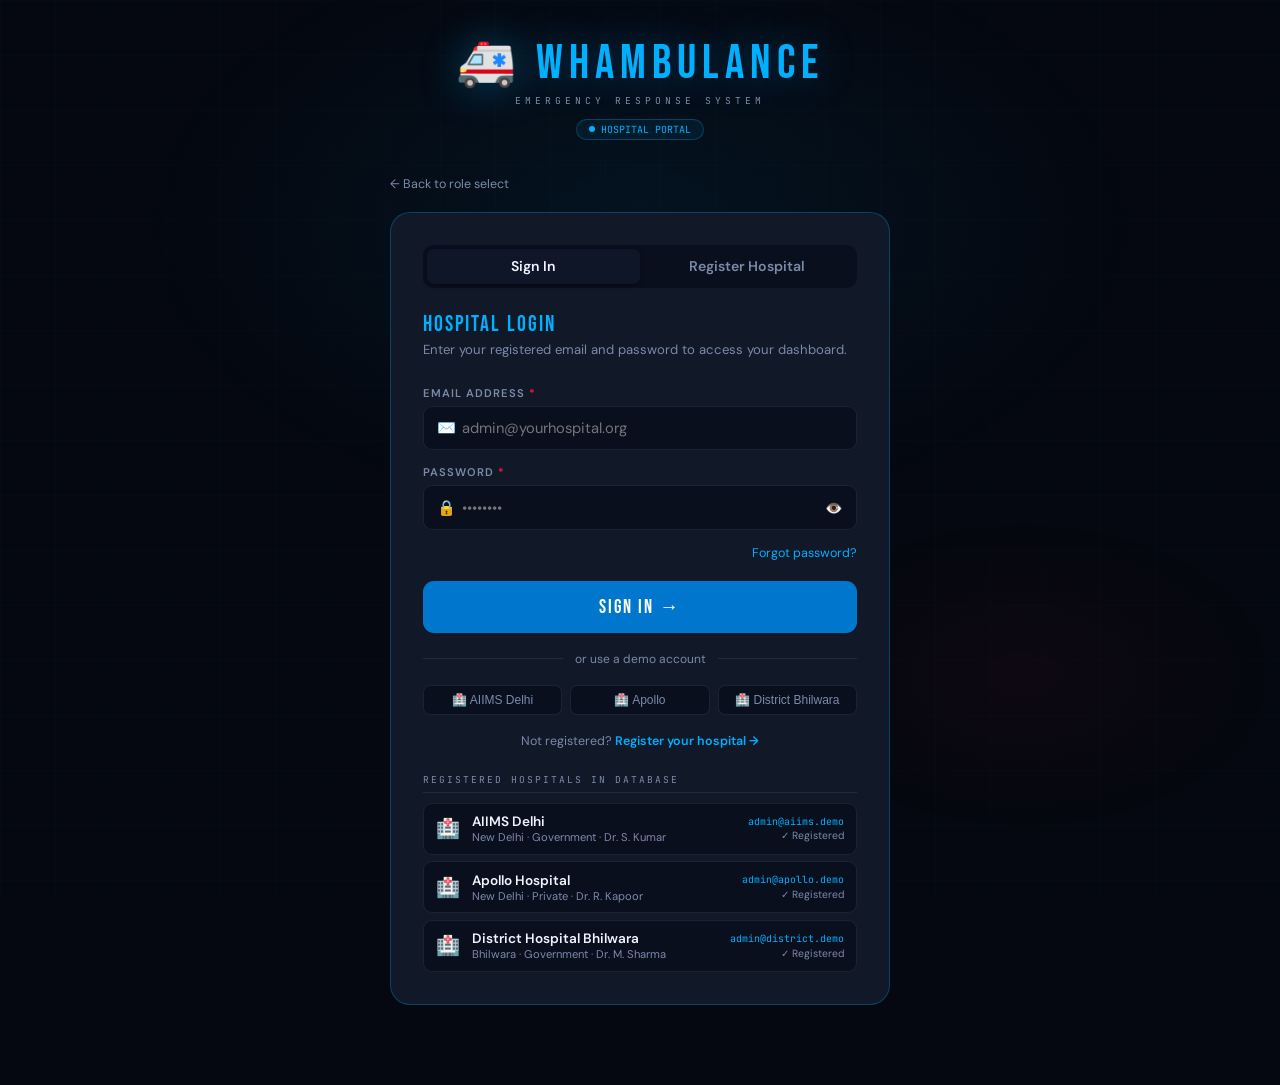
<file: Hackathon/Frontend/emergency-response/pages/hospital-onboard.html>
<!DOCTYPE html>
<html lang="en">
<head>
  <meta charset="UTF-8"/>
  <meta name="viewport" content="width=device-width, initial-scale=1.0"/>
  <title>WHAMBULANCE — Hospital Portal</title>
  <link rel="preconnect" href="https://fonts.googleapis.com">
  <link href="https://fonts.googleapis.com/css2?family=Bebas+Neue&family=DM+Sans:wght@300;400;500;600&family=JetBrains+Mono:wght@400;700&display=swap" rel="stylesheet">
  <style>
    :root {
      --blue:#00B0FF; --blue-dim:#0077cc; --blue-glow:rgba(0,176,255,.2);
      --red:#FF1744; --green:#00E676; --yellow:#FFD600; --orange:#FF6D00;
      --bg:#050810; --bg2:#0a0f1e; --bg3:#0f1628;
      --card:#111827; --card2:#1a2235;
      --border:rgba(255,255,255,.08); --border-blue:rgba(0,176,255,.28);
      --text:#f0f4ff; --text-dim:#7a8aaa;
      --font-display:'Bebas Neue',sans-serif;
      --font-body:'DM Sans',sans-serif;
      --font-mono:'JetBrains Mono',monospace;
    }
    *,*::before,*::after{box-sizing:border-box;margin:0;padding:0}
    html,body{min-height:100%;background:var(--bg);color:var(--text);font-family:var(--font-body);overflow-x:hidden}

    /* BG */
    .bg-fx{position:fixed;inset:0;z-index:0;pointer-events:none;background:radial-gradient(ellipse 65% 55% at 50% 25%,rgba(0,176,255,.07) 0%,transparent 60%),radial-gradient(ellipse 40% 35% at 80% 75%,rgba(255,23,68,.04) 0%,transparent 50%)}
    .grid-bg{position:fixed;inset:0;z-index:0;pointer-events:none;background-image:linear-gradient(rgba(0,176,255,.025) 1px,transparent 1px),linear-gradient(90deg,rgba(0,176,255,.025) 1px,transparent 1px);background-size:55px 55px}

    .page{position:relative;z-index:10;min-height:100vh;display:flex;flex-direction:column;align-items:center;padding:2.5rem 1rem 4rem}

    /* LOGO */
    .logo-row{text-align:center;margin-bottom:2rem}
    .logo-main{font-family:var(--font-display);font-size:clamp(2rem,6vw,3rem);letter-spacing:6px;color:var(--blue);text-shadow:0 0 40px rgba(0,176,255,.35);display:block;line-height:1}
    .logo-sub{font-family:var(--font-mono);font-size:.6rem;letter-spacing:4px;color:var(--text-dim);margin-top:.35rem;display:block}
    .portal-badge{display:inline-flex;align-items:center;gap:6px;margin-top:.75rem;padding:3px 12px;background:rgba(0,176,255,.07);border:1px solid var(--border-blue);border-radius:20px;font-family:var(--font-mono);font-size:.62rem;color:var(--blue)}
    .live-dot{width:6px;height:6px;border-radius:50%;background:var(--blue);animation:blink 1.3s step-end infinite}
    @keyframes blink{0%,100%{opacity:1}50%{opacity:.15}}

    /* SCREENS */
    .screen{display:none;width:100%;max-width:500px;animation:fadeUp .4s ease}
    .screen.show{display:block}
    @keyframes fadeUp{from{opacity:0;transform:translateY(18px)}to{opacity:1;transform:translateY(0)}}

    .back-link{display:inline-flex;align-items:center;gap:.4rem;color:var(--text-dim);font-size:.78rem;cursor:pointer;margin-bottom:1.25rem;transition:color .2s;user-select:none}
    .back-link:hover{color:var(--text)}

    /* CARD */
    .auth-card{background:var(--card);border:1px solid var(--border-blue);border-radius:20px;padding:2rem;margin-bottom:1rem}
    .card-title{font-family:var(--font-display);font-size:1.35rem;letter-spacing:2px;color:var(--blue);margin-bottom:.2rem}
    .card-sub{font-size:.82rem;color:var(--text-dim);margin-bottom:1.6rem;line-height:1.5}

    /* ROLE TABS (Login / Register) */
    .auth-tabs{display:flex;background:var(--bg2);border-radius:10px;padding:4px;margin-bottom:1.5rem;gap:0}
    .auth-tab{flex:1;padding:.55rem;background:none;border:none;border-radius:7px;color:var(--text-dim);font-family:var(--font-body);font-size:.88rem;font-weight:600;cursor:pointer;transition:all .2s}
    .auth-tab.active{background:var(--bg3);color:var(--text);box-shadow:0 1px 4px rgba(0,0,0,.35)}

    /* FORM */
    .form-group{margin-bottom:.95rem}
    .form-label{display:block;font-size:.7rem;font-weight:600;letter-spacing:1px;text-transform:uppercase;color:var(--text-dim);margin-bottom:.38rem}
    .form-label .req{color:var(--red)}
    .form-input{width:100%;background:var(--bg2);border:1px solid var(--border);border-radius:9px;padding:.7rem 1rem;color:var(--text);font-family:var(--font-body);font-size:.92rem;outline:none;transition:border .2s,box-shadow .2s;-webkit-appearance:none}
    .form-input:focus{border-color:var(--blue);box-shadow:0 0 0 3px var(--blue-glow)}
    select.form-input{cursor:pointer}
    option{background:var(--bg3)}
    .input-wrap{position:relative}
    .input-icon{position:absolute;left:.9rem;top:50%;transform:translateY(-50%);font-size:.95rem;pointer-events:none}
    .form-input.has-icon{padding-left:2.4rem}
    .toggle-pass{position:absolute;right:.9rem;top:50%;transform:translateY(-50%);background:none;border:none;color:var(--text-dim);cursor:pointer;font-size:.88rem;padding:0}
    .form-row{display:grid;grid-template-columns:1fr 1fr;gap:.75rem}
    .form-row-3{display:grid;grid-template-columns:1fr 1fr 1fr;gap:.75rem}

    /* TOGGLE BTNS */
    .toggle-group{display:flex;gap:.5rem}
    .tog-btn{flex:1;padding:.6rem;background:var(--bg2);border:1px solid var(--border);border-radius:8px;color:var(--text-dim);font-size:.82rem;cursor:pointer;transition:all .2s;text-align:center;font-weight:500}
    .tog-btn.active{border-color:var(--blue);color:var(--text);background:rgba(0,176,255,.1)}

    /* SECTION LABEL */
    .section-sep{font-family:var(--font-mono);font-size:.62rem;letter-spacing:2.5px;text-transform:uppercase;color:var(--text-dim);padding-bottom:.5rem;border-bottom:1px solid var(--border);margin:1.25rem 0 .9rem}

    /* AMBULANCE ENTRIES */
    .amb-list{display:flex;flex-direction:column;gap:.65rem;margin-bottom:.65rem}
    .amb-entry{background:var(--bg3);border:1px solid var(--border);border-radius:10px;padding:.85rem}
    .amb-head{display:flex;justify-content:space-between;align-items:center;margin-bottom:.7rem}
    .amb-num{font-family:var(--font-mono);font-size:.68rem;color:var(--blue);letter-spacing:1px}
    .amb-del{background:rgba(255,23,68,.08);border:1px solid rgba(255,23,68,.22);border-radius:6px;color:var(--red);font-size:.7rem;padding:2px 8px;cursor:pointer}
    .add-amb-btn{width:100%;padding:.62rem;background:rgba(0,176,255,.06);border:1px solid var(--border-blue);border-radius:9px;color:var(--blue);font-size:.83rem;font-weight:600;cursor:pointer;transition:background .2s;margin-bottom:.5rem}
    .add-amb-btn:hover{background:rgba(0,176,255,.13)}

    /* PASSWORD STRENGTH */
    .strength-bar{height:3px;background:var(--bg2);border-radius:2px;margin-top:.3rem}
    .strength-fill{height:100%;border-radius:2px;transition:width .3s,background .3s;width:0}
    .strength-label{font-size:.67rem;color:var(--text-dim);margin-top:.2rem}

    /* ERROR BOX */
    .err-box{background:rgba(255,23,68,.07);border:1px solid rgba(255,23,68,.25);border-radius:9px;padding:.7rem 1rem;font-size:.82rem;color:var(--red);margin-bottom:1rem;display:none}

    /* SUCCESS BOX */
    .ok-box{background:rgba(0,230,118,.07);border:1px solid rgba(0,230,118,.25);border-radius:9px;padding:.7rem 1rem;font-size:.82rem;color:var(--green);margin-bottom:1rem;display:none}

    /* SUBMIT */
    .submit-btn{width:100%;padding:.92rem;border:none;border-radius:11px;font-family:var(--font-display);font-size:1.2rem;letter-spacing:2px;cursor:pointer;transition:all .2s;margin-top:.35rem}
    .submit-btn.blue-btn{background:#0077cc;color:#fff}
    .submit-btn.blue-btn:hover{background:#005fa3;box-shadow:0 6px 20px rgba(0,176,255,.3);transform:translateY(-1px)}
    .submit-btn:disabled{opacity:.5;cursor:not-allowed;transform:none!important}

    /* LOADING SPINNER */
    .spinner-wrap{display:none;align-items:center;justify-content:center;gap:.6rem;padding:.5rem;color:var(--text-dim);font-size:.82rem}
    .spinner-wrap.show{display:flex}
    .mini-spinner{width:16px;height:16px;border-radius:50%;border:2px solid rgba(0,176,255,.2);border-top-color:var(--blue);animation:spin .7s linear infinite}
    @keyframes spin{to{transform:rotate(360deg)}}

    /* DIVIDER */
    .divider{display:flex;align-items:center;gap:.75rem;margin:1.1rem 0;font-size:.75rem;color:var(--text-dim)}
    .divider::before,.divider::after{content:'';flex:1;height:1px;background:var(--border)}

    /* FOUND PREVIEW CARD */
    .found-preview{background:rgba(0,176,255,.04);border:1px solid var(--border-blue);border-radius:12px;padding:1.1rem;margin-bottom:1.25rem;display:none;animation:fadeUp .3s ease}
    .found-preview.show{display:block}
    .fp-header{display:flex;align-items:center;gap:.85rem;margin-bottom:.85rem}
    .fp-icon{width:42px;height:42px;border-radius:9px;background:rgba(0,176,255,.1);border:1px solid var(--border-blue);display:flex;align-items:center;justify-content:center;font-size:1.4rem;flex-shrink:0}
    .fp-name{font-family:var(--font-display);font-size:1.15rem;letter-spacing:1px;color:var(--blue)}
    .fp-meta{font-size:.73rem;color:var(--text-dim);margin-top:.1rem}
    .fp-stats{display:grid;grid-template-columns:repeat(3,1fr);gap:.5rem}
    .fp-stat{background:var(--bg2);border-radius:7px;padding:.55rem;text-align:center}
    .fp-stat-val{font-family:var(--font-display);font-size:1.3rem;color:var(--blue);line-height:1}
    .fp-stat-label{font-size:.6rem;color:var(--text-dim);text-transform:uppercase;letter-spacing:.5px;margin-top:.15rem}

    /* SUCCESS SCREEN */
    .success-screen{text-align:center;padding:1.5rem 1rem}
    .success-icon{font-size:4rem;animation:pop .5s ease;display:block;margin-bottom:1rem}
    @keyframes pop{0%{transform:scale(0)}70%{transform:scale(1.12)}100%{transform:scale(1)}}
    .success-title{font-family:var(--font-display);font-size:2rem;letter-spacing:3px;color:var(--blue);margin-bottom:.5rem}
    .success-sub{color:var(--text-dim);font-size:.85rem;line-height:1.6;margin-bottom:1.25rem}
    .redir-bar{width:200px;height:3px;background:var(--border);border-radius:2px;overflow:hidden;margin:0 auto}
    .redir-fill{height:100%;background:var(--blue);animation:fillBar 2.8s linear forwards}
    @keyframes fillBar{to{width:100%}}

    @media(max-width:520px){.form-row,.form-row-3{grid-template-columns:1fr}}
  </style>
</head>
<body>
<div class="bg-fx"></div>
<div class="grid-bg"></div>

<div class="page">
  <!-- LOGO -->
  <div class="logo-row">
    <span class="logo-main">🚑 WHAMBULANCE</span>
    <span class="logo-sub">EMERGENCY RESPONSE SYSTEM</span>
    <div class="portal-badge"><div class="live-dot"></div>HOSPITAL PORTAL</div>
  </div>

  <!-- ══════════════ SCREEN: LOGIN / REGISTER ══════════════ -->
  <div class="screen show" id="screen-auth">
    <div class="back-link" onclick="window.location.href='../login.html'">← Back to role select</div>

    <div class="auth-card">
      <!-- TABS -->
      <div class="auth-tabs">
        <button class="auth-tab active" id="tabLogin" onclick="switchAuthTab('login')">Sign In</button>
        <button class="auth-tab" id="tabRegister" onclick="switchAuthTab('register')">Register Hospital</button>
      </div>

      <!-- ── LOGIN PANEL ── -->
      <div id="panelLogin">
        <div class="card-title">HOSPITAL LOGIN</div>
        <div class="card-sub">Enter your registered email and password to access your dashboard.</div>

        <div class="err-box" id="loginErr"></div>
        <div class="ok-box" id="loginOk"></div>

        <div class="form-group">
          <label class="form-label">Email Address <span class="req">*</span></label>
          <div class="input-wrap">
            <span class="input-icon">✉️</span>
            <input class="form-input has-icon" id="loginEmail" type="email" placeholder="admin@yourhospital.org" autocomplete="email"/>
          </div>
        </div>

        <div class="form-group">
          <label class="form-label">Password <span class="req">*</span></label>
          <div class="input-wrap">
            <span class="input-icon">🔒</span>
            <input class="form-input has-icon" id="loginPass" type="password" placeholder="••••••••" autocomplete="current-password"/>
            <button class="toggle-pass" type="button" onclick="toggleVis('loginPass',this)">👁️</button>
          </div>
        </div>

        <div style="display:flex;justify-content:flex-end;margin-bottom:.9rem">
          <span style="font-size:.78rem;color:var(--blue);cursor:pointer" onclick="forgotPassword()">Forgot password?</span>
        </div>

        <div class="spinner-wrap" id="loginSpinner">
          <div class="mini-spinner"></div> Verifying credentials...
        </div>

        <button class="submit-btn blue-btn" onclick="doLogin()">SIGN IN →</button>

        <div class="divider">or use a demo account</div>
        <div style="display:flex;gap:.5rem;flex-wrap:wrap">
          <button onclick="fillDemo('aiims')" style="flex:1;padding:.45rem;background:var(--bg2);border:1px solid var(--border);border-radius:7px;color:var(--text-dim);font-size:.75rem;cursor:pointer;transition:all .2s" onmouseover="this.style.borderColor='rgba(0,176,255,.4)'" onmouseout="this.style.borderColor='rgba(255,255,255,.08)'">🏥 AIIMS Delhi</button>
          <button onclick="fillDemo('apollo')" style="flex:1;padding:.45rem;background:var(--bg2);border:1px solid var(--border);border-radius:7px;color:var(--text-dim);font-size:.75rem;cursor:pointer;transition:all .2s" onmouseover="this.style.borderColor='rgba(0,176,255,.4)'" onmouseout="this.style.borderColor='rgba(255,255,255,.08)'">🏥 Apollo</button>
          <button onclick="fillDemo('district')" style="flex:1;padding:.45rem;background:var(--bg2);border:1px solid var(--border);border-radius:7px;color:var(--text-dim);font-size:.75rem;cursor:pointer;transition:all .2s" onmouseover="this.style.borderColor='rgba(0,176,255,.4)'" onmouseout="this.style.borderColor='rgba(255,255,255,.08)'">🏥 District Bhilwara</button>
        </div>

        <p style="text-align:center;font-size:.78rem;color:var(--text-dim);margin-top:1.1rem">
          Not registered? <span style="color:var(--blue);cursor:pointer;font-weight:600" onclick="switchAuthTab('register')">Register your hospital →</span>
        </p>

        <!-- REGISTERED HOSPITALS FROM DB -->
        <div id="regHospSection" style="margin-top:1.5rem;display:none">
          <div style="font-family:var(--font-mono);font-size:.6rem;letter-spacing:2px;color:var(--text-dim);text-transform:uppercase;margin-bottom:.6rem;padding-bottom:.4rem;border-bottom:1px solid var(--border)">Registered Hospitals in Database</div>
          <div id="regHospList" style="display:flex;flex-direction:column;gap:.4rem;max-height:220px;overflow-y:auto"></div>
        </div>
      </div>

      <!-- ── REGISTER PANEL ── -->
      <div id="panelRegister" style="display:none">
        <div class="card-title">REGISTER HOSPITAL</div>
        <div class="card-sub">Create your hospital account. You'll be able to sign in directly next time.</div>

        <div class="err-box" id="regErr"></div>

        <!-- BASIC INFO -->
        <div class="section-sep">Basic Information</div>

        <div class="form-group">
          <label class="form-label">Hospital Name <span class="req">*</span></label>
          <input class="form-input" id="rName" type="text" placeholder="e.g. City General Hospital"/>
        </div>

        <div class="form-row">
          <div class="form-group">
            <label class="form-label">Type <span class="req">*</span></label>
            <div class="toggle-group">
              <button type="button" class="tog-btn active" id="typeGovt" onclick="selType('govt',this)">Government</button>
              <button type="button" class="tog-btn" id="typePvt" onclick="selType('pvt',this)">Private</button>
            </div>
          </div>
          <div class="form-group">
            <label class="form-label">Level <span class="req">*</span></label>
            <select class="form-input" id="rLevel">
              <option>Level 1 Trauma</option>
              <option>Level 2 Trauma</option>
              <option>Multi-Speciality</option>
              <option>General Hospital</option>
              <option>Clinic / PHC</option>
            </select>
          </div>
        </div>

        <div class="form-group">
          <label class="form-label">Full Address <span class="req">*</span></label>
          <input class="form-input" id="rAddress" type="text" placeholder="Street, Area, City, State"/>
        </div>

        <div class="form-row">
          <div class="form-group">
            <label class="form-label">City <span class="req">*</span></label>
            <input class="form-input" id="rCity" type="text" placeholder="e.g. New Delhi"/>
          </div>
          <div class="form-group">
            <label class="form-label">Phone <span class="req">*</span></label>
            <input class="form-input" id="rPhone" type="tel" placeholder="+91 XXXXX XXXXX"/>
          </div>
        </div>

        <div class="form-group">
          <label class="form-label">Specialities</label>
          <input class="form-input" id="rSpec" type="text" placeholder="Cardiac, Neuro, Trauma (comma-separated)"/>
        </div>

        <!-- CAPACITY -->
        <div class="section-sep">Bed &amp; ICU Capacity</div>

        <div class="form-row-3">
          <div class="form-group">
            <label class="form-label">Total Beds <span class="req">*</span></label>
            <input class="form-input" id="rTotalBeds" type="number" min="1" placeholder="200" oninput="calcOcc('beds')"/>
          </div>
          <div class="form-group">
            <label class="form-label">Available <span class="req">*</span></label>
            <input class="form-input" id="rAvailBeds" type="number" min="0" placeholder="45" oninput="calcOcc('beds')"/>
          </div>
          <div class="form-group">
            <label class="form-label">Occupied</label>
            <input class="form-input" id="rOccBeds" type="number" readonly style="background:var(--bg3);color:var(--text-dim)"/>
          </div>
        </div>

        <div class="form-row-3">
          <div class="form-group">
            <label class="form-label">Total ICU <span class="req">*</span></label>
            <input class="form-input" id="rTotalIcu" type="number" min="0" placeholder="40" oninput="calcOcc('icu')"/>
          </div>
          <div class="form-group">
            <label class="form-label">Available <span class="req">*</span></label>
            <input class="form-input" id="rAvailIcu" type="number" min="0" placeholder="12" oninput="calcOcc('icu')"/>
          </div>
          <div class="form-group">
            <label class="form-label">Occupied</label>
            <input class="form-input" id="rOccIcu" type="number" readonly style="background:var(--bg3);color:var(--text-dim)"/>
          </div>
        </div>

        <!-- AMBULANCES -->
        <div class="section-sep">Ambulance Fleet</div>

        <div class="form-group">
          <label class="form-label">Number of Ambulances <span class="req">*</span></label>
          <input class="form-input" id="rTotalAmb" type="number" min="0" max="50" placeholder="e.g. 6" oninput="setAmbCount(+this.value)"/>
        </div>
        <div class="amb-list" id="ambList"></div>
        <button type="button" class="add-amb-btn" id="addAmbBtn" style="display:none" onclick="addAmb()">+ Add Another Ambulance</button>

        <!-- ADMIN ACCOUNT -->
        <div class="section-sep">Admin Account (for Login)</div>

        <div class="form-row">
          <div class="form-group">
            <label class="form-label">Admin Name <span class="req">*</span></label>
            <input class="form-input" id="rAdminName" type="text" placeholder="Full name"/>
          </div>
          <div class="form-group">
            <label class="form-label">Admin Email <span class="req">*</span></label>
            <input class="form-input" id="rEmail" type="email" placeholder="admin@hospital.org"/>
          </div>
        </div>

        <div class="form-group">
          <label class="form-label">Password <span class="req">*</span></label>
          <div class="input-wrap">
            <span class="input-icon">🔒</span>
            <input class="form-input has-icon" id="rPass" type="password" placeholder="Min. 8 characters" oninput="checkStrength(this.value)"/>
            <button class="toggle-pass" type="button" onclick="toggleVis('rPass',this)">👁️</button>
          </div>
          <div class="strength-bar"><div class="strength-fill" id="strengthFill"></div></div>
          <div class="strength-label" id="strengthLabel"></div>
        </div>

        <div class="form-group">
          <label class="form-label">Confirm Password <span class="req">*</span></label>
          <div class="input-wrap">
            <span class="input-icon">🔒</span>
            <input class="form-input has-icon" id="rPassConfirm" type="password" placeholder="Repeat password"/>
          </div>
        </div>

        <div style="display:flex;align-items:flex-start;gap:.5rem;margin:.75rem 0">
          <input type="checkbox" id="termsCheck" style="margin-top:3px;accent-color:var(--blue)"/>
          <label for="termsCheck" style="font-size:.79rem;color:var(--text-dim);cursor:pointer">I confirm that all provided information is accurate and I am authorized to register this hospital on WHAMBULANCE.</label>
        </div>

        <div class="spinner-wrap" id="regSpinner">
          <div class="mini-spinner"></div> Registering hospital...
        </div>

        <button class="submit-btn blue-btn" onclick="doRegister()">REGISTER &amp; ENTER DASHBOARD</button>

        <p style="text-align:center;font-size:.78rem;color:var(--text-dim);margin-top:1.1rem">
          Already registered? <span style="color:var(--blue);cursor:pointer;font-weight:600" onclick="switchAuthTab('login')">Sign in →</span>
        </p>
      </div>
    </div>
  </div>

  <!-- ══════════════ SCREEN: SUCCESS ══════════════ -->
  <div class="screen" id="screen-success">
    <div class="success-screen">
      <span class="success-icon" id="successIcon">✅</span>
      <div class="success-title" id="successTitle">WELCOME BACK</div>
      <div class="success-sub" id="successSub">Loading your dashboard...</div>
      <div class="redir-bar"><div class="redir-fill"></div></div>
    </div>
  </div>

</div>

<script>
// ═══════════════════════════════════════════════════════════════════
//  "DATABASE" — localStorage simulates a persistent backend database
//  In production: replace with fetch() calls to your REST API:
//    POST /api/hospitals/register
//    POST /api/hospitals/login
//    GET  /api/hospitals/:id
// ═══════════════════════════════════════════════════════════════════

const DB_KEY = 'whambulance_hospitals_db';

// Hash a password (simple SHA-256 via Web Crypto — use bcrypt on real backend)
async function hashPass(pass) {
  const buf = await crypto.subtle.digest('SHA-256', new TextEncoder().encode(pass));
  return Array.from(new Uint8Array(buf)).map(b => b.toString(16).padStart(2,'0')).join('');
}

function getDB() {
  try { return JSON.parse(localStorage.getItem(DB_KEY) || '[]'); } catch { return []; }
}
function saveDB(hospitals) {
  localStorage.setItem(DB_KEY, JSON.stringify(hospitals));
}

// Pre-seed demo hospitals if DB is empty
async function seedDemoDB() {
  const db = getDB();
  if (db.length > 0) return; // already seeded
  const demos = [
    { id:'H001', name:'AIIMS Delhi', city:'New Delhi', type:'govt', level:'Level 1 Trauma', address:'Ansari Nagar East, New Delhi', phone:'+91 11 2658 8500', specialities:['Trauma','Cardiac','Neuro','Oncology'], totalBeds:700, availBeds:45, totalIcu:80, availIcu:8, totalAmb:12, ambulances:[{id:'AMB-001',driver:'Raj Kumar',phone:'+91 98100 11234',type:'ALS',location:'En Route Karol Bagh',available:false},{id:'AMB-002',driver:'Priya Singh',phone:'+91 98200 22345',type:'BLS',location:'Station Bay 1',available:true},{id:'AMB-003',driver:'Arun Sharma',phone:'+91 98300 33456',type:'MICU',location:'Station Bay 2',available:true}], adminName:'Dr. S. Kumar', email:'admin@aiims.demo', passHash: await hashPass('demo1234'), registeredAt: new Date(Date.now()-864e5).toISOString() },
    { id:'H002', name:'Apollo Hospital', city:'New Delhi', type:'pvt', level:'Multi-Speciality', address:'Sarita Vihar, New Delhi', phone:'+91 11 2692 5858', specialities:['Cardiac','Neuro','Transplant'], totalBeds:500, availBeds:62, totalIcu:60, availIcu:11, totalAmb:8, ambulances:[{id:'AMB-011',driver:'Meena Patel',phone:'+91 98400 44567',type:'ALS',location:'Station 1',available:true},{id:'AMB-012',driver:'Suresh Nair',phone:'+91 98500 55678',type:'BLS',location:'En Route Dwarka',available:false}], adminName:'Dr. R. Kapoor', email:'admin@apollo.demo', passHash: await hashPass('demo1234'), registeredAt: new Date(Date.now()-432e5).toISOString() },
    { id:'H003', name:'District Hospital Bhilwara', city:'Bhilwara', type:'govt', level:'General Hospital', address:'Station Road, Bhilwara, Rajasthan', phone:'+91 1482 223456', specialities:['General','Ortho','Gynae'], totalBeds:250, availBeds:35, totalIcu:20, availIcu:5, totalAmb:4, ambulances:[{id:'AMB-091',driver:'Sunil Meena',phone:'+91 98600 66789',type:'BLS',location:'Station 1',available:true},{id:'AMB-092',driver:'Champa Devi',phone:'+91 98700 77890',type:'BLS',location:'En Route Village',available:false}], adminName:'Dr. M. Sharma', email:'admin@district.demo', passHash: await hashPass('demo1234'), registeredAt: new Date(Date.now()-216e5).toISOString() },
  ];
  saveDB(demos);
}

// Demo fill helper
const DEMO_CREDS = {
  aiims:    { email:'admin@aiims.demo',    pass:'demo1234' },
  apollo:   { email:'admin@apollo.demo',   pass:'demo1234' },
  district: { email:'admin@district.demo', pass:'demo1234' },
};
function fillDemo(key) {
  const c = DEMO_CREDS[key];
  document.getElementById('loginEmail').value = c.email;
  document.getElementById('loginPass').value  = c.pass;
  showToast('Demo credentials filled. Click Sign In!', 'info');
}

// ═══════════════════════════════════════════════════════════════════
//  AUTH FLOW
// ═══════════════════════════════════════════════════════════════════
async function doLogin() {
  const email = document.getElementById('loginEmail').value.trim().toLowerCase();
  const pass  = document.getElementById('loginPass').value;
  const errEl = document.getElementById('loginErr');
  const okEl  = document.getElementById('loginOk');
  errEl.style.display = 'none';
  okEl.style.display  = 'none';

  if (!email || !pass) {
    showErr(errEl, '⚠ Please enter your email and password.');
    return;
  }

  showSpinner('loginSpinner', true);

  // Simulate network delay (real backend would be a fetch call)
  await sleep(900);

  const db = getDB();
  const hosp = db.find(h => h.email.toLowerCase() === email);
  if (!hosp) {
    showSpinner('loginSpinner', false);
    showErr(errEl, '✕ No hospital found with this email. Please register first.');
    return;
  }

  const hash = await hashPass(pass);
  if (hash !== hosp.passHash) {
    showSpinner('loginSpinner', false);
    showErr(errEl, '✕ Incorrect password. Please try again.');
    return;
  }

  showSpinner('loginSpinner', false);

  // Successful login
  sessionStorage.setItem('whambHospital', JSON.stringify(hosp));
  sessionStorage.setItem('rapidRole', 'hospital');
  sessionStorage.setItem('rapidLoggedIn', 'true');

  showSuccess(`🏥`, `WELCOME BACK`, `${hosp.name} — loading your dashboard...`);
}

async function doRegister() {
  const errEl = document.getElementById('regErr');
  errEl.style.display = 'none';

  // Collect & validate
  const name       = v('rName');
  const address    = v('rAddress');
  const city       = v('rCity');
  const phone      = v('rPhone');
  const totalBeds  = parseInt(v('rTotalBeds'));
  const availBeds  = parseInt(v('rAvailBeds'));
  const totalIcu   = parseInt(v('rTotalIcu'));
  const availIcu   = parseInt(v('rAvailIcu'));
  const adminName  = v('rAdminName');
  const email      = v('rEmail').toLowerCase();
  const pass       = v('rPass');
  const passC      = v('rPassConfirm');

  if (!name||!address||!city||!phone||!totalBeds||!adminName||!email||!pass||!passC) {
    showErr(errEl, '⚠ Please fill all required fields.'); return;
  }
  if (!email.includes('@')) {
    showErr(errEl, '⚠ Please enter a valid email address.'); return;
  }
  if (pass.length < 8) {
    showErr(errEl, '⚠ Password must be at least 8 characters.'); return;
  }
  if (pass !== passC) {
    showErr(errEl, '⚠ Passwords do not match.'); return;
  }
  if (!document.getElementById('termsCheck').checked) {
    showErr(errEl, '⚠ Please confirm the terms by ticking the checkbox.'); return;
  }

  // Check email uniqueness
  const db = getDB();
  if (db.find(h => h.email.toLowerCase() === email)) {
    showErr(errEl, '✕ This email is already registered. Please sign in instead.');
    switchAuthTab('login');
    document.getElementById('loginEmail').value = email;
    return;
  }

  // Collect ambulances
  const ambEntries = document.querySelectorAll('.amb-entry');
  const ambulances = [];
  let ambErr = false;
  ambEntries.forEach((el, i) => {
    const driver = el.querySelector('.amb-driver').value.trim();
    if (!driver) { ambErr = true; return; }
    ambulances.push({
      id:       'AMB-' + String(i+1).padStart(3,'0'),
      driver,
      phone:    el.querySelector('.amb-phone').value.trim(),
      type:     el.querySelector('.amb-type').value,
      location: el.querySelector('.amb-loc').value.trim() || 'Station Bay '+(i+1),
      available: el.querySelector('.amb-avail-active').dataset.val === 'true',
    });
  });
  if (ambErr) { showErr(errEl, '⚠ Please enter driver names for all ambulances.'); return; }

  showSpinner('regSpinner', true);
  await sleep(1200);

  const passHash = await hashPass(pass);
  const newHosp = {
    id:          'H' + Date.now(),
    name, city, address, phone,
    type:        hospType,
    level:       document.getElementById('rLevel').value,
    totalBeds,   availBeds,
    totalIcu,    availIcu,
    totalAmb:    ambulances.length,
    specialities: v('rSpec').split(',').map(s=>s.trim()).filter(Boolean),
    ambulances,
    adminName,   email,   passHash,
    registeredAt: new Date().toISOString(),
    isNew: true,
  };

  // SAVE TO DATABASE (localStorage simulating backend)
  db.push(newHosp);
  saveDB(db);
  renderRegisteredHospitals();

  showSpinner('regSpinner', false);
  sessionStorage.setItem('whambHospital', JSON.stringify(newHosp));
  sessionStorage.setItem('rapidRole', 'hospital');
  sessionStorage.setItem('rapidLoggedIn', 'true');

  showSuccess('🎉', 'HOSPITAL REGISTERED!', `${newHosp.name} has been added to WHAMBULANCE. Loading dashboard...`);
}

// ═══════════════════════════════════════════════════════════════════
//  UI HELPERS
// ═══════════════════════════════════════════════════════════════════
let hospType = 'govt';
function selType(t, btn) {
  hospType = t;
  document.querySelectorAll('.tog-btn').forEach(b => b.classList.remove('active'));
  btn.classList.add('active');
}

function calcOcc(t) {
  if (t === 'beds') {
    const tot = +document.getElementById('rTotalBeds').value||0;
    const av  = +document.getElementById('rAvailBeds').value||0;
    document.getElementById('rOccBeds').value = Math.max(0, tot-av);
  } else {
    const tot = +document.getElementById('rTotalIcu').value||0;
    const av  = +document.getElementById('rAvailIcu').value||0;
    document.getElementById('rOccIcu').value = Math.max(0, tot-av);
  }
}

// Ambulance entry management
let ambCount = 0;
function setAmbCount(n) {
  n = Math.max(0, Math.min(n||0, 50));
  const list = document.getElementById('ambList');
  const cur  = list.querySelectorAll('.amb-entry').length;
  if (n > cur) { for (let i=cur;i<n;i++) addAmb(); }
  else { const all = list.querySelectorAll('.amb-entry'); for (let i=cur-1;i>=n;i--) all[i].remove(); }
  document.getElementById('addAmbBtn').style.display = n>0?'block':'none';
  renumberAmbs();
  document.getElementById('rTotalAmb').value = list.querySelectorAll('.amb-entry').length;
}

function addAmb() {
  const list = document.getElementById('ambList');
  const n = list.querySelectorAll('.amb-entry').length + 1;
  const el = document.createElement('div');
  el.className = 'amb-entry';
  el.innerHTML = `
    <div class="amb-head">
      <span class="amb-num">AMBULANCE ${n}</span>
      <button class="amb-del" onclick="this.closest('.amb-entry').remove();renumberAmbs();document.getElementById('rTotalAmb').value=document.querySelectorAll('.amb-entry').length">✕ Remove</button>
    </div>
    <div class="form-row" style="margin-bottom:.6rem">
      <div class="form-group" style="margin-bottom:0">
        <label class="form-label">Driver Name <span class="req">*</span></label>
        <input class="form-input amb-driver" type="text" placeholder="Full name"/>
      </div>
      <div class="form-group" style="margin-bottom:0">
        <label class="form-label">Driver Phone</label>
        <input class="form-input amb-phone" type="tel" placeholder="+91 XXXXX XXXXX"/>
      </div>
    </div>
    <div class="form-row" style="margin-bottom:.6rem">
      <div class="form-group" style="margin-bottom:0">
        <label class="form-label">Vehicle Type</label>
        <select class="form-input amb-type">
          <option value="BLS">BLS — Basic Life Support</option>
          <option value="ALS">ALS — Advanced Life Support</option>
          <option value="MICU">MICU — Mobile ICU</option>
          <option value="NICU">NICU — Neonatal ICU</option>
        </select>
      </div>
      <div class="form-group" style="margin-bottom:0">
        <label class="form-label">Current Location</label>
        <input class="form-input amb-loc" type="text" placeholder="e.g. Station Bay 1"/>
      </div>
    </div>
    <div class="form-group" style="margin-bottom:0">
      <label class="form-label">Availability</label>
      <div class="toggle-group">
        <button type="button" class="tog-btn active amb-avail-active" data-val="true" onclick="setAmbAvail(this,'true')">✅ Available</button>
        <button type="button" class="tog-btn" data-val="false" onclick="setAmbAvail(this,'false')">🚑 Deployed</button>
      </div>
    </div>`;
  list.appendChild(el);
  document.getElementById('addAmbBtn').style.display = 'block';
  document.getElementById('rTotalAmb').value = list.querySelectorAll('.amb-entry').length;
}

function setAmbAvail(btn, val) {
  btn.closest('.toggle-group').querySelectorAll('.tog-btn').forEach(b => { b.classList.remove('active'); b.classList.remove('amb-avail-active'); });
  btn.classList.add('active','amb-avail-active');
}

function renumberAmbs() {
  document.querySelectorAll('.amb-entry').forEach((el,i) => {
    const lbl = el.querySelector('.amb-num');
    if (lbl) lbl.textContent = 'AMBULANCE '+(i+1);
  });
}

function checkStrength(val) {
  const fill  = document.getElementById('strengthFill');
  const label = document.getElementById('strengthLabel');
  let score = 0;
  if (val.length >= 8) score++;
  if (/[A-Z]/.test(val)) score++;
  if (/[0-9]/.test(val)) score++;
  if (/[^A-Za-z0-9]/.test(val)) score++;
  const cfg = [
    {w:'0%',c:'var(--red)',t:''},
    {w:'25%',c:'var(--red)',t:'Weak'},
    {w:'50%',c:'var(--yellow)',t:'Fair'},
    {w:'75%',c:'var(--yellow)',t:'Good'},
    {w:'100%',c:'var(--green)',t:'Strong ✓'},
  ][score]||{w:'0%',c:'var(--red)',t:''};
  fill.style.width = cfg.w;
  fill.style.background = cfg.c;
  label.textContent = cfg.t;
  label.style.color = cfg.c;
}

function toggleVis(id, btn) {
  const el = document.getElementById(id);
  el.type  = el.type === 'password' ? 'text' : 'password';
  btn.textContent = el.type === 'password' ? '👁️' : '🙈';
}

function switchAuthTab(tab) {
  document.getElementById('tabLogin').classList.toggle('active', tab==='login');
  document.getElementById('tabRegister').classList.toggle('active', tab==='register');
  document.getElementById('panelLogin').style.display    = tab==='login'    ? '' : 'none';
  document.getElementById('panelRegister').style.display = tab==='register' ? '' : 'none';
}

function showErr(el, msg)  { el.textContent = msg; el.style.display = 'block'; el.scrollIntoView({behavior:'smooth',block:'nearest'}); }
function showSpinner(id, s){ document.getElementById(id).classList.toggle('show', s); }

function showSuccess(icon, title, sub) {
  document.getElementById('successIcon').textContent  = icon;
  document.getElementById('successTitle').textContent = title;
  document.getElementById('successSub').textContent   = sub;
  document.getElementById('screen-auth').classList.remove('show');
  document.getElementById('screen-success').classList.add('show');
  setTimeout(() => window.location.href = 'hospital-dashboard.html', 2900);
}

function forgotPassword() {
  const email = document.getElementById('loginEmail').value.trim();
  if (!email) { showToast('Enter your email first', 'info'); return; }
  showToast(`Password reset link sent to ${email} (demo mode)`, 'success');
}

function showToast(msg, type='info') {
  const t = document.createElement('div');
  const col = type==='success'?'var(--green)':type==='error'?'var(--red)':'var(--blue)';
  t.style.cssText=`position:fixed;bottom:1.5rem;right:1.5rem;z-index:9999;background:#111827;border:1px solid rgba(255,255,255,.08);border-left:3px solid ${col};padding:.8rem 1.1rem;border-radius:10px;font-size:.83rem;color:#f0f4ff;box-shadow:0 8px 24px rgba(0,0,0,.4);max-width:280px;font-family:'DM Sans',sans-serif`;
  t.textContent = msg;
  document.body.appendChild(t);
  setTimeout(() => t.remove(), 3200);
}

function v(id) { return (document.getElementById(id)?.value||'').trim(); }
function sleep(ms) { return new Promise(r => setTimeout(r, ms)); }

function renderRegisteredHospitals() {
  const db = getDB();
  const section = document.getElementById('regHospSection');
  const list    = document.getElementById('regHospList');
  if (!section || !list) return;

  if (db.length === 0) { section.style.display = 'none'; return; }
  section.style.display = 'block';

  list.innerHTML = db.map(h => `
    <div style="display:flex;align-items:center;gap:.75rem;padding:.6rem .75rem;background:var(--bg2);border:1px solid var(--border);border-radius:9px;cursor:pointer;transition:border-color .2s"
         onmouseover="this.style.borderColor='rgba(0,176,255,.35)'" onmouseout="this.style.borderColor='rgba(255,255,255,.08)'"
         onclick="quickLoginFill('${h.email}')">
      <span style="font-size:1.2rem">🏥</span>
      <div style="flex:1;min-width:0">
        <div style="font-weight:600;font-size:.85rem;white-space:nowrap;overflow:hidden;text-overflow:ellipsis">${h.name}</div>
        <div style="font-size:.7rem;color:var(--text-dim)">${h.city} · ${h.type === 'govt' ? 'Government' : 'Private'} · ${h.adminName || '—'}</div>
      </div>
      <div style="text-align:right;flex-shrink:0">
        <div style="font-family:var(--font-mono);font-size:.62rem;color:var(--blue)">${h.email}</div>
        <div style="font-size:.65rem;color:var(--text-dim);margin-top:.1rem">${h.isNew ? '✨ New' : '✓ Registered'}</div>
      </div>
    </div>`).join('');
}

function quickLoginFill(email) {
  document.getElementById('loginEmail').value = email;
  document.getElementById('loginPass').focus();
  showToast('Email filled — enter your password and sign in', 'info');
}

// BOOT
seedDemoDB().then(() => {
  renderRegisteredHospitals();
  // If already logged in as hospital, fast-redirect
  if (sessionStorage.getItem('rapidLoggedIn') === 'true' && sessionStorage.getItem('rapidRole') === 'hospital' && sessionStorage.getItem('whambHospital')) {
    const h = JSON.parse(sessionStorage.getItem('whambHospital'));
    showSuccess('🏥', 'WELCOME BACK', `${h.name} — loading your dashboard...`);
  }
});
</script>
</body>
</html>
</file>
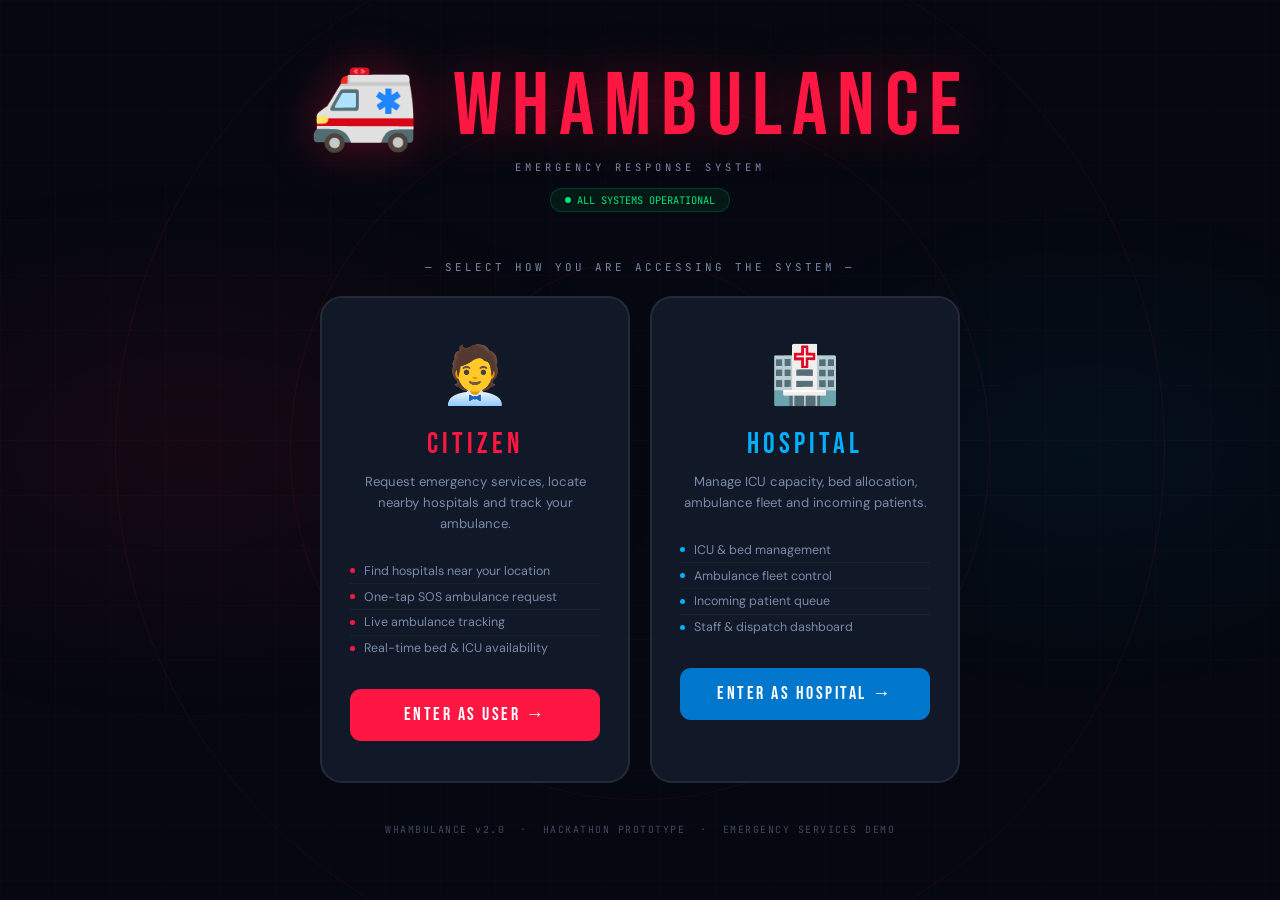
<file: Hackathon/Frontend/emergency-response/pages/hospital.html>
<!DOCTYPE html>
<html lang="en">
<head>
  <meta charset="UTF-8"/>
  <meta name="viewport" content="width=device-width, initial-scale=1.0"/>
  <title>WHAMBULANCE — Hospital Network</title>
  <link rel="preconnect" href="https://fonts.googleapis.com">
  <link href="https://fonts.googleapis.com/css2?family=Bebas+Neue&family=DM+Sans:wght@300;400;500;600&family=JetBrains+Mono:wght@400;700&display=swap" rel="stylesheet">
  <link rel="stylesheet" href="../css/main.css">
  <style>
    .hosp-filters {
      display: flex; gap: 0.5rem; flex-wrap: wrap;
    }
    .filter-btn {
      padding: 0.45rem 1rem;
      background: var(--bg2);
      border: 1px solid var(--border);
      border-radius: 20px;
      color: var(--text-dim);
      font-size: 0.8rem;
      cursor: pointer;
      transition: all 0.2s;
    }
    .filter-btn.active, .filter-btn:hover {
      border-color: var(--red);
      color: var(--text);
      background: rgba(255,23,68,0.1);
    }

    .hospitals-grid {
      display: grid;
      grid-template-columns: repeat(auto-fill, minmax(340px, 1fr));
      gap: 1.25rem;
      margin-top: 1.5rem;
    }
    .hosp-card {
      background: var(--card);
      border: 1px solid var(--border);
      border-radius: 14px;
      overflow: hidden;
      transition: border-color 0.2s, transform 0.2s;
    }
    .hosp-card:hover { border-color: rgba(255,255,255,0.18); transform: translateY(-3px); }
    .hosp-card-header {
      padding: 1.1rem 1.25rem;
      border-bottom: 1px solid var(--border);
      display: flex;
      justify-content: space-between;
      align-items: flex-start;
    }
    .hosp-name { font-family: var(--font-display); font-size: 1.15rem; letter-spacing: 1px; }
    .hosp-type { font-size: 0.75rem; color: var(--text-dim); margin-top: 0.15rem; }
    .hosp-card-body { padding: 1.1rem 1.25rem; }
    .hosp-metrics {
      display: grid;
      grid-template-columns: 1fr 1fr;
      gap: 0.75rem;
      margin-bottom: 1rem;
    }
    .hosp-metric-item { }
    .hosp-metric-label { font-size: 0.7rem; text-transform: uppercase; letter-spacing: 1px; color: var(--text-dim); font-weight: 600; }
    .hosp-metric-val { font-family: var(--font-mono); font-size: 1.1rem; margin: 0.1rem 0; }
    .hosp-metric-sub { font-size: 0.72rem; color: var(--text-dim); }
    .hosp-card-footer {
      padding: 0.75rem 1.25rem;
      border-top: 1px solid var(--border);
      display: flex;
      justify-content: space-between;
      align-items: center;
    }
    .hosp-dist { font-family: var(--font-mono); font-size: 0.78rem; color: var(--text-dim); }
    .hosp-actions { display: flex; gap: 0.5rem; }

    /* CAPACITY INDICATOR */
    .cap-ring {
      display: inline-flex;
      align-items: center;
      justify-content: center;
      width: 44px; height: 44px;
      border-radius: 50%;
      font-family: var(--font-mono);
      font-size: 0.75rem;
      font-weight: 700;
      border: 3px solid;
    }
    .cap-ring.high { border-color: var(--green); color: var(--green); }
    .cap-ring.med { border-color: var(--yellow); color: var(--yellow); }
    .cap-ring.low { border-color: var(--red); color: var(--red); }

    /* SUMMARY ROW */
    .summary-row {
      display: grid;
      grid-template-columns: repeat(4, 1fr);
      gap: 1rem;
      margin-bottom: 2rem;
    }

    /* SPECIALISTS */
    .specialists { display: flex; flex-wrap: wrap; gap: 0.3rem; margin-top: 0.5rem; }
    .spec-tag {
      padding: 2px 7px;
      background: rgba(0,176,255,0.1);
      border: 1px solid rgba(0,176,255,0.25);
      border-radius: 4px;
      font-size: 0.68rem;
      color: var(--blue);
    }
  </style>
</head>
<body>
  <nav class="nav">
    <div class="nav-logo">🚑 WHAMBULANCE</div>
    <div class="nav-links">
      <a href="../index.html" class="nav-link">Emergency</a>
      <a href="track.html" class="nav-link">Track</a>
      <a href="hospital.html" class="nav-link active">Hospitals</a>
      <a href="admin.html" class="nav-link">Admin</a>
      <a href="hospital-dashboard.html" class="nav-link">Dashboard</a>
    </div>
    <div class="nav-status">
      <span class="status-dot pulse"></span>
      <span class="mono" id="liveClock">00:00:00</span>
    </div>
  </nav>

  <div class="page-wrapper">
    <div class="page-header">
      <h1>HOSPITAL NETWORK</h1>
      <p>Real-time bed availability, ICU capacity & specialist status across 24 partner hospitals</p>
    </div>
    <div class="page-body">
      <!-- SUMMARY -->
      <div class="summary-row">
        <div class="metric-card">
          <div class="metric-label">Total Beds</div>
          <div class="metric-value">4,820</div>
          <div class="metric-sub"><span class="green">2,140 available</span></div>
        </div>
        <div class="metric-card">
          <div class="metric-label">ICU Beds</div>
          <div class="metric-value accent">386</div>
          <div class="metric-sub"><span class="yellow">142 available</span></div>
        </div>
        <div class="metric-card">
          <div class="metric-label">Trauma Centers</div>
          <div class="metric-value blue">8</div>
          <div class="metric-sub">Level 1: 3 &nbsp;|&nbsp; Level 2: 5</div>
        </div>
        <div class="metric-card">
          <div class="metric-label">Hospitals Online</div>
          <div class="metric-value green">24</div>
          <div class="metric-sub">All systems reporting</div>
        </div>
      </div>

      <!-- FILTERS -->
      <div class="section-header">
        <h2>FACILITIES</h2>
        <div class="hosp-filters">
          <button class="filter-btn active" onclick="filterHospitals('all', this)">All</button>
          <button class="filter-btn" onclick="filterHospitals('high', this)">✅ High Capacity</button>
          <button class="filter-btn" onclick="filterHospitals('icu', this)">🏥 ICU Available</button>
          <button class="filter-btn" onclick="filterHospitals('trauma', this)">🩸 Trauma</button>
          <button class="filter-btn" onclick="filterHospitals('cardiac', this)">❤️ Cardiac</button>
        </div>
      </div>

      <!-- HOSPITALS GRID -->
      <div class="hospitals-grid" id="hospGrid"></div>
    </div>
  </div>

  <script src="../js/main.js"></script>
  <script>
    const HOSPITALS = [
      { name: 'AIIMS Delhi', type: 'Government — Level 1 Trauma', dist: '2.3 km', beds: 220, avail: 45, icu: 40, icuAvail: 8, amb: 6, tags: ['trauma','cardiac','neuro'], status: 'med' },
      { name: 'Safdarjung Hospital', type: 'Government — Level 1 Trauma', dist: '3.1 km', beds: 180, avail: 80, icu: 30, icuAvail: 18, amb: 5, tags: ['trauma','burns','ortho'], status: 'high' },
      { name: 'Apollo Hospital', type: 'Private — Multi-Specialty', dist: '5.7 km', beds: 150, avail: 62, icu: 25, icuAvail: 10, amb: 4, tags: ['cardiac','neuro','oncology'], status: 'high' },
      { name: 'Max Super Speciality', type: 'Private — Multi-Specialty', dist: '6.2 km', beds: 200, avail: 30, icu: 35, icuAvail: 4, amb: 3, tags: ['cardiac','transplant'], status: 'low' },
      { name: 'Fortis Hospital', type: 'Private — Multi-Specialty', dist: '8.4 km', beds: 170, avail: 90, icu: 28, icuAvail: 14, amb: 4, tags: ['trauma','cardiac','neuro'], status: 'high' },
      { name: 'RML Hospital', type: 'Government — General', dist: '4.0 km', beds: 160, avail: 55, icu: 20, icuAvail: 7, amb: 3, tags: ['general','ortho'], status: 'med' },
      { name: 'GTB Hospital', type: 'Government — Level 2 Trauma', dist: '9.1 km', beds: 130, avail: 20, icu: 18, icuAvail: 2, amb: 2, tags: ['trauma','burns'], status: 'low' },
      { name: 'BLK Max Hospital', type: 'Private — Multi-Specialty', dist: '5.0 km', beds: 190, avail: 75, icu: 32, icuAvail: 16, amb: 5, tags: ['cardiac','oncology','transplant'], status: 'high' },
      { name: 'Lok Nayak Hospital', type: 'Government — General', dist: '3.8 km', beds: 140, avail: 40, icu: 22, icuAvail: 5, amb: 3, tags: ['general','ortho'], status: 'med' },
      { name: 'Medanta Medicity', type: 'Private — Super Specialty', dist: '12.5 km', beds: 250, avail: 110, icu: 50, icuAvail: 22, amb: 6, tags: ['cardiac','neuro','transplant','oncology'], status: 'high' },
      { name: 'Indraprastha Apollo', type: 'Private — Multi-Specialty', dist: '7.3 km', beds: 200, avail: 58, icu: 30, icuAvail: 11, amb: 4, tags: ['trauma','cardiac'], status: 'med' },
      { name: 'Sir Ganga Ram Hospital', type: 'Private — Multi-Specialty', dist: '4.6 km', beds: 175, avail: 66, icu: 28, icuAvail: 13, amb: 4, tags: ['neuro','cardiac','ortho'], status: 'high' },
    ];

    let activeFilter = 'all';

    function buildCard(h) {
      const capPct = Math.round((h.avail / h.beds) * 100);
      const icuPct = Math.round((h.icuAvail / h.icu) * 100);
      return `
        <div class="hosp-card" data-tags="${h.tags.join(',')}" data-status="${h.status}">
          <div class="hosp-card-header">
            <div>
              <div class="hosp-name">${h.name}</div>
              <div class="hosp-type">${h.type}</div>
              <div class="specialists">${h.tags.map(t => `<span class="spec-tag">${t.toUpperCase()}</span>`).join('')}</div>
            </div>
            <div class="cap-ring ${h.status}">${capPct}%</div>
          </div>
          <div class="hosp-card-body">
            <div class="hosp-metrics">
              <div class="hosp-metric-item">
                <div class="hosp-metric-label">General Beds</div>
                <div class="hosp-metric-val ${h.avail < 30 ? 'accent' : h.avail < 60 ? 'yellow' : 'green'}">${h.avail}/${h.beds}</div>
                <div class="progress-bar"><div class="progress-fill ${h.status === 'high' ? 'green' : h.status === 'med' ? 'yellow' : 'red'}" style="width:${capPct}%"></div></div>
              </div>
              <div class="hosp-metric-item">
                <div class="hosp-metric-label">ICU Beds</div>
                <div class="hosp-metric-val ${h.icuAvail < 5 ? 'accent' : h.icuAvail < 12 ? 'yellow' : 'green'}">${h.icuAvail}/${h.icu}</div>
                <div class="progress-bar"><div class="progress-fill ${icuPct > 50 ? 'green' : icuPct > 25 ? 'yellow' : 'red'}" style="width:${icuPct}%"></div></div>
              </div>
              <div class="hosp-metric-item">
                <div class="hosp-metric-label">Ambulances</div>
                <div class="hosp-metric-val blue">${h.amb}</div>
                <div class="hosp-metric-sub">stationed</div>
              </div>
              <div class="hosp-metric-item">
                <div class="hosp-metric-label">Wait Time</div>
                <div class="hosp-metric-val ${h.status === 'low' ? 'accent' : ''}">${h.status === 'high' ? '~5 min' : h.status === 'med' ? '~15 min' : '~35 min'}</div>
                <div class="hosp-metric-sub">emergency</div>
              </div>
            </div>
          </div>
          <div class="hosp-card-footer">
            <span class="hosp-dist">📍 ${h.dist} away</span>
            <div class="hosp-actions">
              <button class="btn btn-outline btn-sm">Details</button>
              <button class="btn btn-primary btn-sm" onclick="dispatchTo('${h.name}')">Dispatch →</button>
            </div>
          </div>
        </div>`;
    }

    function renderHospitals(filter = 'all') {
      const grid = document.getElementById('hospGrid');
      let filtered = HOSPITALS;
      if (filter === 'high') filtered = HOSPITALS.filter(h => h.status === 'high');
      else if (filter === 'icu') filtered = HOSPITALS.filter(h => h.icuAvail >= 8);
      else if (filter === 'trauma') filtered = HOSPITALS.filter(h => h.tags.includes('trauma'));
      else if (filter === 'cardiac') filtered = HOSPITALS.filter(h => h.tags.includes('cardiac'));
      grid.innerHTML = filtered.map(buildCard).join('');
    }

    function filterHospitals(type, btn) {
      document.querySelectorAll('.filter-btn').forEach(b => b.classList.remove('active'));
      btn.classList.add('active');
      activeFilter = type;
      renderHospitals(type);
    }

    function dispatchTo(name) {
      showToast(`Ambulance assigned to ${name}`, 'success');
    }

    renderHospitals();
  </script>
</body>
</html>
</file>
<file: Hackathon/Frontend/emergency-response/css/main.css>
/* ===== RAPID — MAIN CSS ===== */
@import url('https://fonts.googleapis.com/css2?family=Bebas+Neue&family=DM+Sans:wght@300;400;500;600&family=JetBrains+Mono:wght@400;700&display=swap');

:root {
  --red: #FF1744;
  --red-dim: #c41234;
  --red-glow: rgba(255, 23, 68, 0.3);
  --orange: #FF6D00;
  --green: #00E676;
  --yellow: #FFD600;
  --blue: #00B0FF;
  --bg: #050810;
  --bg2: #0a0f1e;
  --bg3: #0f1628;
  --card: #111827;
  --card2: #1a2235;
  --border: rgba(255,255,255,0.08);
  --border-red: rgba(255,23,68,0.3);
  --text: #f0f4ff;
  --text-dim: #7a8aaa;
  --font-display: 'Bebas Neue', sans-serif;
  --font-body: 'DM Sans', sans-serif;
  --font-mono: 'JetBrains Mono', monospace;
}

*, *::before, *::after { box-sizing: border-box; margin: 0; padding: 0; }

html { scroll-behavior: smooth; }

body {
  background: var(--bg);
  color: var(--text);
  font-family: var(--font-body);
  font-size: 15px;
  line-height: 1.6;
  min-height: 100vh;
  overflow-x: hidden;
}

/* NAV */
.nav {
  position: fixed; top: 0; left: 0; right: 0; z-index: 1000;
  display: flex; align-items: center; justify-content: space-between;
  padding: 0 2rem;
  height: 60px;
  background: rgba(5, 8, 16, 0.9);
  backdrop-filter: blur(20px);
  border-bottom: 1px solid var(--border);
}
.nav-logo {
  font-family: var(--font-display);
  font-size: 1.6rem;
  letter-spacing: 2px;
  color: var(--red);
}
.nav-links { display: flex; gap: 0.25rem; }
.nav-link {
  padding: 0.4rem 0.9rem;
  color: var(--text-dim);
  text-decoration: none;
  font-size: 0.82rem;
  font-weight: 500;
  letter-spacing: 0.5px;
  border-radius: 4px;
  transition: all 0.2s;
  text-transform: uppercase;
}
.nav-link:hover, .nav-link.active {
  color: var(--text);
  background: rgba(255,255,255,0.06);
}
.nav-link.active { color: var(--red); }
.nav-status {
  display: flex; align-items: center; gap: 0.5rem;
  font-size: 0.75rem;
  font-family: var(--font-mono);
  color: var(--green);
}
.status-dot {
  width: 8px; height: 8px;
  border-radius: 50%;
  background: var(--green);
}
.status-dot.pulse {
  animation: pulse 1.5s infinite;
}
@keyframes pulse {
  0%, 100% { opacity: 1; box-shadow: 0 0 0 0 rgba(0,230,118,0.5); }
  50% { opacity: 0.6; box-shadow: 0 0 0 6px rgba(0,230,118,0); }
}

/* UTILITIES */
.mono { font-family: var(--font-mono); }
.accent { color: var(--red); }
.green { color: var(--green); }
.yellow { color: var(--yellow); }
.blue { color: var(--blue); }
.orange { color: var(--orange); }

.blink-text {
  animation: blink 1s step-end infinite;
  color: var(--red);
  font-family: var(--font-mono);
  font-size: 0.78rem;
}
@keyframes blink { 0%, 100% { opacity:1 } 50% { opacity: 0.2 } }

/* CARDS */
.card {
  background: var(--card);
  border: 1px solid var(--border);
  border-radius: 12px;
  padding: 1.25rem;
}
.card:hover { border-color: rgba(255,255,255,0.15); }

/* BADGE */
.badge {
  display: inline-block;
  padding: 2px 8px;
  border-radius: 4px;
  font-family: var(--font-mono);
  font-size: 0.7rem;
  font-weight: 700;
  text-transform: uppercase;
}
.badge-red { background: rgba(255,23,68,0.15); color: var(--red); border: 1px solid var(--border-red); }
.badge-green { background: rgba(0,230,118,0.1); color: var(--green); border: 1px solid rgba(0,230,118,0.3); }
.badge-yellow { background: rgba(255,214,0,0.1); color: var(--yellow); border: 1px solid rgba(255,214,0,0.3); }
.badge-blue { background: rgba(0,176,255,0.1); color: var(--blue); border: 1px solid rgba(0,176,255,0.3); }

/* MODAL */
.modal-overlay {
  position: fixed; inset: 0; z-index: 2000;
  background: rgba(5, 8, 16, 0.85);
  backdrop-filter: blur(8px);
  display: flex; align-items: center; justify-content: center;
  padding: 1rem;
  animation: fadeIn 0.2s ease;
}
@keyframes fadeIn { from { opacity:0 } to { opacity:1 } }
.modal {
  background: var(--bg3);
  border: 1px solid var(--border-red);
  border-radius: 16px;
  padding: 2rem;
  width: 100%;
  max-width: 520px;
  max-height: 90vh;
  overflow-y: auto;
  animation: slideUp 0.3s ease;
}
@keyframes slideUp { from { transform: translateY(20px); opacity:0 } to { transform: translateY(0); opacity:1 } }
.modal-header {
  display: flex; align-items: center; justify-content: space-between;
  margin-bottom: 1.5rem;
}
.modal-badge {
  font-family: var(--font-display);
  font-size: 1.2rem;
  letter-spacing: 1px;
  color: var(--red);
}
.modal-close {
  background: none; border: none; color: var(--text-dim);
  cursor: pointer; font-size: 1.2rem; padding: 0.25rem;
  transition: color 0.2s;
}
.modal-close:hover { color: var(--text); }

/* FORMS */
.form-group { margin-bottom: 1.1rem; }
.form-group label {
  display: block;
  font-size: 0.78rem;
  font-weight: 600;
  letter-spacing: 1px;
  text-transform: uppercase;
  color: var(--text-dim);
  margin-bottom: 0.4rem;
}
.form-input {
  width: 100%;
  background: var(--bg2);
  border: 1px solid var(--border);
  border-radius: 8px;
  padding: 0.65rem 0.9rem;
  color: var(--text);
  font-family: var(--font-body);
  font-size: 0.95rem;
  transition: border 0.2s;
  outline: none;
  resize: vertical;
}
.form-input:focus { border-color: var(--red); box-shadow: 0 0 0 3px var(--red-glow); }
select.form-input { cursor: pointer; }
option { background: var(--bg3); }

/* SECTION HEADER */
.section-header {
  display: flex; align-items: center; justify-content: space-between;
  margin-bottom: 1.5rem;
}
.section-header h2 {
  font-family: var(--font-display);
  font-size: 1.8rem;
  letter-spacing: 2px;
}

/* SCROLLBAR */
::-webkit-scrollbar { width: 5px; }
::-webkit-scrollbar-track { background: var(--bg2); }
::-webkit-scrollbar-thumb { background: var(--border); border-radius: 3px; }
::-webkit-scrollbar-thumb:hover { background: rgba(255,255,255,0.2); }

/* PAGE WRAPPER */
.page-wrapper {
  padding-top: 60px;
  min-height: 100vh;
}
.page-header {
  padding: 2.5rem 2rem 1.5rem;
  border-bottom: 1px solid var(--border);
}
.page-header h1 {
  font-family: var(--font-display);
  font-size: 2.5rem;
  letter-spacing: 3px;
}
.page-header p { color: var(--text-dim); font-size: 0.9rem; margin-top: 0.3rem; }
.page-body { padding: 2rem; }

/* GRID LAYOUTS */
.grid-2 { display: grid; grid-template-columns: 1fr 1fr; gap: 1.25rem; }
.grid-3 { display: grid; grid-template-columns: repeat(3, 1fr); gap: 1.25rem; }
.grid-4 { display: grid; grid-template-columns: repeat(4, 1fr); gap: 1.25rem; }

@media (max-width: 900px) {
  .grid-4 { grid-template-columns: repeat(2,1fr); }
  .grid-3 { grid-template-columns: repeat(2,1fr); }
}
@media (max-width: 600px) {
  .grid-4, .grid-3, .grid-2 { grid-template-columns: 1fr; }
  .nav-links { display: none; }
}

/* TABLE */
.data-table {
  width: 100%;
  border-collapse: collapse;
  font-size: 0.88rem;
}
.data-table th {
  text-align: left;
  padding: 0.7rem 1rem;
  font-family: var(--font-mono);
  font-size: 0.7rem;
  letter-spacing: 1px;
  text-transform: uppercase;
  color: var(--text-dim);
  border-bottom: 1px solid var(--border);
}
.data-table td {
  padding: 0.8rem 1rem;
  border-bottom: 1px solid rgba(255,255,255,0.04);
  vertical-align: middle;
}
.data-table tbody tr:hover { background: rgba(255,255,255,0.03); }
.data-table tr:last-child td { border: none; }

/* PROGRESS BAR */
.progress-bar {
  height: 6px;
  background: var(--bg2);
  border-radius: 3px;
  overflow: hidden;
  margin-top: 0.4rem;
}
.progress-fill {
  height: 100%;
  border-radius: 3px;
  transition: width 1s ease;
}
.progress-fill.red { background: var(--red); }
.progress-fill.green { background: var(--green); }
.progress-fill.yellow { background: var(--yellow); }
.progress-fill.blue { background: var(--blue); }

/* BUTTONS */
.btn {
  padding: 0.55rem 1.1rem;
  border-radius: 8px;
  font-family: var(--font-body);
  font-size: 0.82rem;
  font-weight: 600;
  cursor: pointer;
  border: none;
  transition: all 0.2s;
  letter-spacing: 0.3px;
}
.btn-primary { background: var(--red); color: #fff; }
.btn-primary:hover { background: var(--red-dim); }
.btn-outline { background: transparent; color: var(--text); border: 1px solid var(--border); }
.btn-outline:hover { border-color: rgba(255,255,255,0.25); background: rgba(255,255,255,0.04); }
.btn-green { background: rgba(0,230,118,0.15); color: var(--green); border: 1px solid rgba(0,230,118,0.3); }
.btn-green:hover { background: rgba(0,230,118,0.25); }
.btn-sm { padding: 0.35rem 0.75rem; font-size: 0.78rem; }

/* STAT METRIC */
.metric-card {
  background: var(--card);
  border: 1px solid var(--border);
  border-radius: 12px;
  padding: 1.25rem;
}
.metric-label {
  font-size: 0.75rem;
  font-weight: 600;
  letter-spacing: 1px;
  text-transform: uppercase;
  color: var(--text-dim);
  margin-bottom: 0.4rem;
}
.metric-value {
  font-family: var(--font-display);
  font-size: 2.4rem;
  letter-spacing: 1px;
  line-height: 1;
}
.metric-sub {
  font-size: 0.78rem;
  color: var(--text-dim);
  margin-top: 0.3rem;
}
</file>
<file: Hackathon/Frontend/emergency-response/css/index.css>
/* ===== INDEX PAGE CSS ===== */

/* HERO */
.hero {
  min-height: 100vh;
  padding-top: 60px;
  display: flex;
  flex-direction: column;
  align-items: center;
  justify-content: center;
  position: relative;
  overflow: hidden;
}

.hero-bg {
  position: absolute;
  inset: 0;
  z-index: 0;
}

.grid-overlay {
  position: absolute;
  inset: 0;
  background-image:
    linear-gradient(rgba(255,23,68,0.04) 1px, transparent 1px),
    linear-gradient(90deg, rgba(255,23,68,0.04) 1px, transparent 1px);
  background-size: 60px 60px;
}

.radar-ring {
  position: absolute;
  top: 50%; left: 50%;
  transform: translate(-50%, -50%);
  border-radius: 50%;
  border: 1px solid rgba(255, 23, 68, 0.12);
  animation: radarExpand 4s ease-out infinite;
}
.r1 { width: 300px; height: 300px; animation-delay: 0s; }
.r2 { width: 600px; height: 600px; animation-delay: 1.3s; }
.r3 { width: 900px; height: 900px; animation-delay: 2.6s; }

@keyframes radarExpand {
  0% { opacity: 0.6; transform: translate(-50%, -50%) scale(0.8); }
  100% { opacity: 0; transform: translate(-50%, -50%) scale(1.2); }
}

.hero-content {
  position: relative;
  z-index: 1;
  text-align: center;
  animation: heroFadeIn 0.8s ease;
}

@keyframes heroFadeIn {
  from { opacity: 0; transform: translateY(30px); }
  to { opacity: 1; transform: translateY(0); }
}

.hero-badge {
  display: inline-block;
  padding: 4px 14px;
  background: rgba(255, 23, 68, 0.1);
  border: 1px solid var(--border-red);
  border-radius: 20px;
  font-size: 0.72rem;
  color: var(--red);
  letter-spacing: 2px;
  margin-bottom: 1.5rem;
}

.hero-title {
  font-family: var(--font-display);
  font-size: clamp(4.5rem, 12vw, 9rem);
  line-height: 0.9;
  letter-spacing: 6px;
  margin-bottom: 1.5rem;
  text-shadow: 0 0 60px rgba(255,23,68,0.15);
}

.hero-sub {
  font-size: 1.05rem;
  color: var(--text-dim);
  max-width: 400px;
  margin: 0 auto 2.5rem;
  line-height: 1.7;
}

.sos-btn {
  display: inline-flex;
  align-items: center;
  gap: 0.75rem;
  padding: 1.1rem 2.5rem;
  background: var(--red);
  color: #fff;
  border: none;
  border-radius: 50px;
  font-family: var(--font-display);
  font-size: 1.25rem;
  letter-spacing: 2px;
  cursor: pointer;
  transition: all 0.3s;
  box-shadow: 0 0 0 0 rgba(255,23,68,0.5);
  animation: sosPulse 2s infinite;
}
.sos-btn:hover {
  transform: scale(1.05);
  box-shadow: 0 8px 30px rgba(255,23,68,0.5);
}
@keyframes sosPulse {
  0%, 100% { box-shadow: 0 0 0 0 rgba(255,23,68,0.5); }
  50% { box-shadow: 0 0 0 15px rgba(255,23,68,0); }
}
.sos-icon { font-size: 1.5rem; animation: shake 1.5s infinite; }
@keyframes shake {
  0%, 100% { transform: rotate(0); }
  10% { transform: rotate(-15deg); }
  20% { transform: rotate(15deg); }
  30% { transform: rotate(0); }
}

/* HERO STATS */
.hero-stats {
  position: relative;
  z-index: 1;
  display: grid;
  grid-template-columns: repeat(4, 1fr);
  gap: 1rem;
  width: 100%;
  max-width: 700px;
  margin-top: 4rem;
  padding: 0 1rem;
}
.stat-card {
  background: rgba(255,255,255,0.03);
  border: 1px solid var(--border);
  border-radius: 12px;
  padding: 1rem;
  text-align: center;
  backdrop-filter: blur(10px);
}
.stat-num {
  font-family: var(--font-display);
  font-size: 2.2rem;
  color: var(--red);
  letter-spacing: 1px;
}
.stat-label {
  font-size: 0.72rem;
  color: var(--text-dim);
  font-weight: 500;
  letter-spacing: 0.5px;
  text-transform: uppercase;
  margin-top: 0.2rem;
}

/* LIVE SECTION */
.live-section {
  padding: 3rem 2rem;
  max-width: 1200px;
  margin: 0 auto;
}

.dispatch-feed {
  display: flex;
  flex-direction: column;
  gap: 0.75rem;
}

.feed-item {
  display: flex;
  align-items: center;
  gap: 1.25rem;
  background: var(--card);
  border: 1px solid var(--border);
  border-left: 3px solid var(--red);
  border-radius: 10px;
  padding: 0.9rem 1.25rem;
  animation: slideRight 0.4s ease;
  transition: background 0.2s;
}
.feed-item:hover { background: var(--card2); }
.feed-item.resolved { border-left-color: var(--green); }
.feed-item.enroute { border-left-color: var(--blue); }

@keyframes slideRight {
  from { opacity: 0; transform: translateX(-20px); }
  to { opacity: 1; transform: translateX(0); }
}

.feed-time {
  font-family: var(--font-mono);
  font-size: 0.72rem;
  color: var(--text-dim);
  min-width: 55px;
}
.feed-id {
  font-family: var(--font-mono);
  font-size: 0.78rem;
  color: var(--red);
  min-width: 80px;
}
.feed-type { font-weight: 600; font-size: 0.88rem; flex: 1; }
.feed-loc { font-size: 0.82rem; color: var(--text-dim); flex: 1; }
.feed-amb {
  font-family: var(--font-mono);
  font-size: 0.75rem;
  color: var(--blue);
  min-width: 70px;
}
.feed-status { min-width: 90px; text-align: right; }

/* INFO SECTION */
.info-section {
  display: grid;
  grid-template-columns: repeat(3, 1fr);
  gap: 1.25rem;
  padding: 2rem;
  max-width: 1200px;
  margin: 0 auto 3rem;
}
.info-card {
  background: var(--card);
  border: 1px solid var(--border);
  border-radius: 14px;
  padding: 1.75rem;
  transition: border-color 0.2s, transform 0.2s;
}
.info-card:hover { border-color: rgba(255,23,68,0.3); transform: translateY(-4px); }
.info-icon { font-size: 2.2rem; margin-bottom: 1rem; }
.info-card h3 {
  font-family: var(--font-display);
  font-size: 1.3rem;
  letter-spacing: 1px;
  margin-bottom: 0.6rem;
}
.info-card p { color: var(--text-dim); font-size: 0.88rem; line-height: 1.6; }
.info-link {
  display: inline-block;
  margin-top: 1rem;
  color: var(--red);
  text-decoration: none;
  font-size: 0.82rem;
  font-weight: 600;
  letter-spacing: 0.5px;
  transition: letter-spacing 0.2s;
}
.info-link:hover { letter-spacing: 2px; }

/* SOS FORM */
.emergency-types {
  display: grid;
  grid-template-columns: repeat(4, 1fr);
  gap: 0.5rem;
}
.type-btn {
  padding: 0.55rem 0.3rem;
  background: var(--bg2);
  border: 1px solid var(--border);
  border-radius: 8px;
  color: var(--text-dim);
  font-size: 0.75rem;
  cursor: pointer;
  transition: all 0.2s;
  text-align: center;
}
.type-btn:hover, .type-btn.active {
  border-color: var(--red);
  color: var(--text);
  background: rgba(255,23,68,0.1);
}
.location-row { display: flex; gap: 0.5rem; }
.gps-btn {
  padding: 0.65rem 0.9rem;
  background: rgba(0,176,255,0.1);
  border: 1px solid rgba(0,176,255,0.3);
  border-radius: 8px;
  color: var(--blue);
  cursor: pointer;
  font-size: 0.85rem;
  white-space: nowrap;
  transition: background 0.2s;
}
.gps-btn:hover { background: rgba(0,176,255,0.2); }

.submit-sos-btn {
  width: 100%;
  padding: 1rem;
  background: var(--red);
  color: #fff;
  border: none;
  border-radius: 10px;
  font-family: var(--font-display);
  font-size: 1.15rem;
  letter-spacing: 2px;
  cursor: pointer;
  transition: all 0.2s;
  margin-top: 0.5rem;
}
.submit-sos-btn:hover { background: var(--red-dim); transform: translateY(-1px); }

/* CONFIRM MODAL */
.confirm-modal { text-align: center; }
.confirm-icon { font-size: 3rem; margin-bottom: 1rem; }
.confirm-modal h2 {
  font-family: var(--font-display);
  font-size: 1.8rem;
  letter-spacing: 2px;
  margin-bottom: 0.5rem;
}
.confirm-modal p { color: var(--text-dim); margin-bottom: 1.5rem; }
.confirm-details {
  background: var(--bg2);
  border-radius: 10px;
  padding: 1rem;
  text-align: left;
}
.confirm-row {
  display: flex;
  justify-content: space-between;
  align-items: center;
  padding: 0.6rem 0;
  border-bottom: 1px solid var(--border);
  font-size: 0.88rem;
}
.confirm-row:last-child { border: none; }
.confirm-row span:first-child { color: var(--text-dim); }

@media (max-width: 768px) {
  .hero-stats { grid-template-columns: repeat(2, 1fr); }
  .info-section { grid-template-columns: 1fr; }
  .emergency-types { grid-template-columns: repeat(2, 1fr); }
  .feed-loc, .feed-amb { display: none; }
}
</file>
